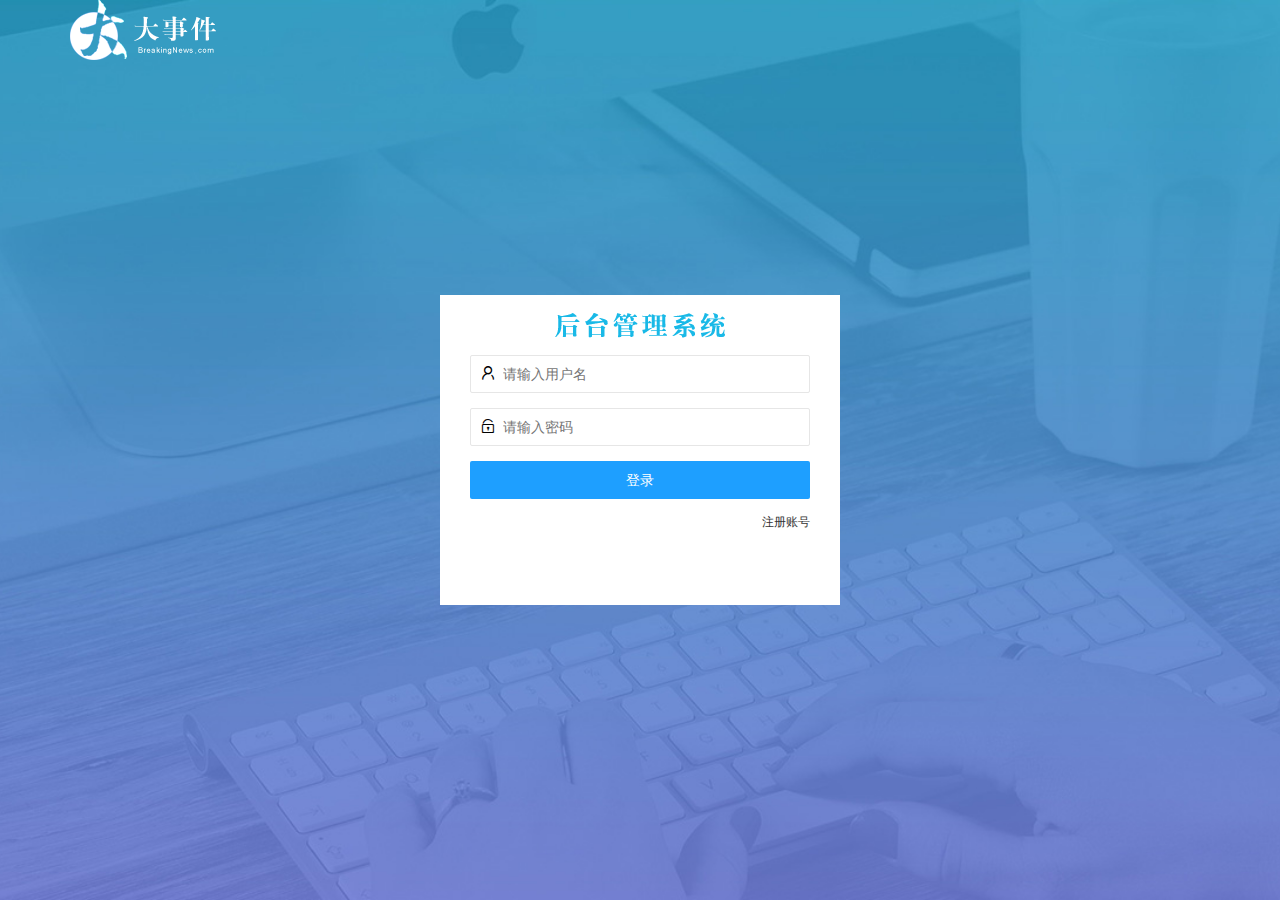
<file: login.html>
<!DOCTYPE html>
<html lang="en">

<head>
  <meta charset="UTF-8">
  <meta http-equiv="X-UA-Compatible" content="IE=edge">
  <meta name="viewport" content="width=device-width, initial-scale=1.0">
  <link rel="stylesheet" href="./assets/css/login.css">
  <link rel="stylesheet" href="/assets/lib/layui/css/layui.css">
  <title>Document</title>
</head>

<body>

  <div class="layui-main">
    <img src="./assets/images/logo.png" alt="">
  </div>

  <div class="loginform">
    <div class="title">
    </div>

    <div class="login">
      <form class="layui-form" action="" id="login_form">
        <div class="layui-form-item">
          <i class="layui-icon layui-icon-username"></i>
          <input type="text" name="username" required lay-verify="required" placeholder="请输入用户名" autocomplete="off"
            class="layui-input">
        </div>

        <div class="layui-form-item">
          <i class="layui-icon layui-icon-password"></i>
          <input type="password" name="password" required lay-verify="required|pass" placeholder="请输入密码"
            autocomplete="off" class="layui-input">
        </div>
        <div class="layui-form-item">
          <button class="layui-btn layui-btn-fluid layui-btn-normal" lay-submit lay-filter="formDemo">登录</button>
        </div>

        <div class="layui-form-item links">
          <a href="javascrip:;" id="link-registry">注册账号</a>
        </div>
      </form>
    </div>


    <div class="registry">

      <form class="layui-form" action="" id="re_form">
        <div class="layui-form-item">
          <i class="layui-icon layui-icon-username"></i>
          <input type="text" name="username" required lay-verify="required" placeholder="请输入用户名" autocomplete="off"
            class="layui-input">
        </div>

        <div class="layui-form-item">
          <i class="layui-icon layui-icon-password"></i>
          <input type="password" name="password" required lay-verify="required|pass" placeholder="请输入密码"
            autocomplete="off" class="layui-input">
        </div>
        <div class="layui-form-item">
          <i class="layui-icon layui-icon-password"></i>
          <input type="password" name="repassword" required lay-verify="required|pass|repass" placeholder="再次确认密码"
            autocomplete="off" class="layui-input">
        </div>
        <div class="layui-form-item">
          <button class="layui-btn layui-btn-fluid layui-btn-normal" lay-submit lay-filter="formDemo">注册</button>
        </div>

        <div class="layui-form-item links">
          <a href="javascrip:;" id="link-login">登录账号</a>
        </div>
      </form>

    </div>

  </div>


  <!-- 导入layui Js文件 -->
  <script src="/assets/lib/layui/layui.all.js"></script>
  <!-- 导入 JQuery -->
  <script src="/assets/lib/jquery.js"></script>
  <script src="/assets/js/baseurl.js"></script>
  <script src="/assets/js/login.js"></script>
</body>

</html>
</file>
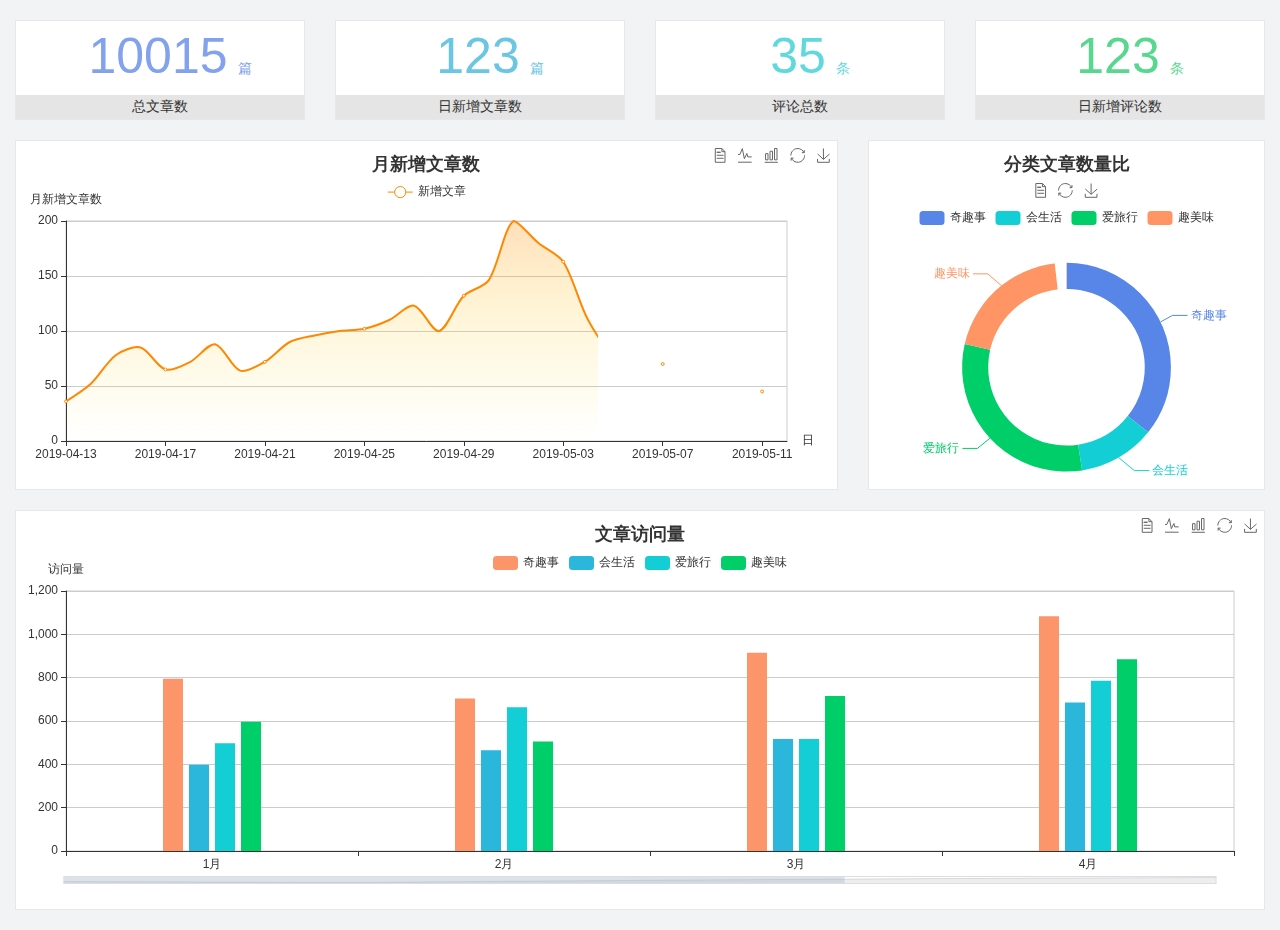
<file: home/dashboard.html>
<!DOCTYPE html>
<html lang="en">

<head>
  <meta charset="UTF-8">
  <meta name="viewport" content="width=device-width, initial-scale=1.0">
  <meta http-equiv="X-UA-Compatible" content="ie=edge">
  <title>图表统计</title>
  <link rel="stylesheet" href="../../assets/lib/bootstrap.css" />
  <link rel="stylesheet" href="../../assets/lib/main.css" />
  <script src="../../assets/lib/jquery.js"></script>
  <script type="text/javascript" src="../../assets/lib/echarts.min.js"></script>
</head>

<body>
  <div class="container-fluid">
    <div class="row spannel_list">
      <div class="col-sm-3 col-xs-6">
        <div class="spannel">
          <em>10015</em><span>篇</span>
          <b>总文章数</b>
        </div>
      </div>
      <div class="col-sm-3 col-xs-6">
        <div class="spannel scolor01">
          <em>123</em><span>篇</span>
          <b>日新增文章数</b>
        </div>
      </div>
      <div class="col-sm-3 col-xs-6">
        <div class="spannel scolor02">
          <em>35</em><span>条</span>
          <b>评论总数</b>
        </div>
      </div>
      <div class="col-sm-3 col-xs-6">
        <div class="spannel scolor03">
          <em>123</em><span>条</span>
          <b>日新增评论数</b>
        </div>
      </div>
    </div>
  </div>

  <div class="container-fluid">
    <div class="row curve-pie">
      <div class="col-lg-8 col-md-8">
        <div class="gragh_pannel" id="curve_show"></div>
      </div>
      <div class="col-lg-4 col-md-4">
        <div class="gragh_pannel" id="pie_show"></div>
      </div>
    </div>
  </div>

  <div class="container-fluid">
    <div class="column_pannel" id="column_show"></div>
  </div>

  <script>
    var oChart = echarts.init(document.getElementById('curve_show'));
    var aList_all = [
      { 'count': 36, 'date': '2019-04-13' },
      { 'count': 52, 'date': '2019-04-14' },
      { 'count': 78, 'date': '2019-04-15' },
      { 'count': 85, 'date': '2019-04-16' },
      { 'count': 65, 'date': '2019-04-17' },
      { 'count': 72, 'date': '2019-04-18' },
      { 'count': 88, 'date': '2019-04-19' },
      { 'count': 64, 'date': '2019-04-20' },
      { 'count': 72, 'date': '2019-04-21' },
      { 'count': 90, 'date': '2019-04-22' },
      { 'count': 96, 'date': '2019-04-23' },
      { 'count': 100, 'date': '2019-04-24' },
      { 'count': 102, 'date': '2019-04-25' },
      { 'count': 110, 'date': '2019-04-26' },
      { 'count': 123, 'date': '2019-04-27' },
      { 'count': 100, 'date': '2019-04-28' },
      { 'count': 132, 'date': '2019-04-29' },
      { 'count': 146, 'date': '2019-04-30' },
      { 'count': 200, 'date': '2019-05-01' },
      { 'count': 180, 'date': '2019-05-02' },
      { 'count': 163, 'date': '2019-05-03' },
      { 'count': 110, 'date': '2019-05-04' },
      { 'count': 80, 'date': '2019-05-05' },
      { 'count': 82, 'date': '2019-05-06' },
      { 'count': 70, 'date': '2019-05-07' },
      { 'count': 65, 'date': '2019-05-08' },
      { 'count': 54, 'date': '2019-05-09' },
      { 'count': 40, 'date': '2019-05-10' },
      { 'count': 45, 'date': '2019-05-11' },
      { 'count': 38, 'date': '2019-05-12' },
    ];

    let aCount = [];
    let aDate = [];

    for (var i = 0; i < aList_all.length; i++) {
      aCount.push(aList_all[i].count);
      aDate.push(aList_all[i].date);
    }

    var chartopt = {
      title: {
        text: '月新增文章数',
        left: 'center',
        top: '10'
      },
      tooltip: {
        trigger: 'axis'
      },
      legend: {
        data: ['新增文章'],
        top: '40'
      },
      toolbox: {
        show: true,
        feature: {
          mark: { show: true },
          dataView: { show: true, readOnly: false },
          magicType: { show: true, type: ['line', 'bar'] },
          restore: { show: true },
          saveAsImage: { show: true }
        }
      },
      calculable: true,
      xAxis: [
        {
          name: '日',
          type: 'category',
          boundaryGap: false,
          data: aDate
        }
      ],
      yAxis: [
        {
          name: '月新增文章数',
          type: 'value'
        }
      ],
      series: [
        {
          name: '新增文章',
          type: 'line',
          smooth: true,
          itemStyle: { normal: { areaStyle: { type: 'default' }, color: '#f80' }, lineStyle: { color: '#f80' } },
          data: aCount
        }],
      areaStyle: {
        normal: {
          color: new echarts.graphic.LinearGradient(0, 0, 0, 1, [{
            offset: 0,
            color: 'rgba(255,136,0,0.39)'
          }, {
            offset: .34,
            color: 'rgba(255,180,0,0.25)'
          }, {
            offset: 1,
            color: 'rgba(255,222,0,0.00)'
          }])

        }
      },
      grid: {
        show: true,
        x: 50,
        x2: 50,
        y: 80,
        height: 220
      }
    };

    oChart.setOption(chartopt);


    var oPie = echarts.init(document.getElementById('pie_show'));
    var oPieopt =
    {
      title: {
        top: 10,
        text: '分类文章数量比',
        x: 'center'
      },
      tooltip: {
        trigger: 'item',
        formatter: "{a} <br/>{b} : {c} ({d}%)"
      },
      color: ['#5885e8', '#13cfd5', '#00ce68', '#ff9565'],
      legend: {
        x: 'center',
        top: 65,
        data: ['奇趣事', '会生活', '爱旅行', '趣美味']
      },
      toolbox: {
        show: true,
        x: 'center',
        top: 35,
        feature: {
          mark: { show: true },
          dataView: { show: true, readOnly: false },
          magicType: {
            show: true,
            type: ['pie', 'funnel'],
            option: {
              funnel: {
                x: '25%',
                width: '50%',
                funnelAlign: 'left',
                max: 1548
              }
            }
          },
          restore: { show: true },
          saveAsImage: { show: true }
        }
      },
      calculable: true,
      series: [
        {
          name: '访问来源',
          type: 'pie',
          radius: ['45%', '60%'],
          center: ['50%', '65%'],
          data: [
            { value: 300, name: '奇趣事' },
            { value: 100, name: '会生活' },
            { value: 260, name: '爱旅行' },
            { value: 180, name: '趣美味' }
          ]
        }
      ]
    };
    oPie.setOption(oPieopt);



    var oColumn = this.echarts.init(document.getElementById('column_show'));
    var oColumnopt =
    {
      title: {
        text: '文章访问量',
        left: 'center',
        top: '10'
      },
      tooltip: {
        trigger: 'axis'
      },
      legend: {
        data: ['奇趣事', '会生活', '爱旅行', '趣美味'],
        top: '40'
      },
      toolbox: {
        show: true,
        feature: {
          mark: { show: true },
          dataView: { show: true, readOnly: false },
          magicType: { show: true, type: ['line', 'bar'] },
          restore: { show: true },
          saveAsImage: { show: true }
        }
      },
      calculable: true,
      xAxis: [
        {
          type: 'category',
          data: ['1月', '2月', '3月', '4月', '5月']
        }
      ],
      yAxis: [
        {
          name: '访问量',
          type: 'value'
        }
      ],
      series: [
        {
          name: '奇趣事',
          type: 'bar',
          barWidth: 20,
          itemStyle: {
            normal: { areaStyle: { type: 'default' }, color: '#fd956a' }
          },
          data: [800, 708, 920, 1090, 1200]
        },
        {
          name: '会生活',
          type: 'bar',
          barWidth: 20,
          itemStyle: {
            normal: { areaStyle: { type: 'default' }, color: '#2bb6db' }
          },
          data: [400, 468, 520, 690, 800]
        },
        {
          name: '爱旅行',
          type: 'bar',
          barWidth: 20,
          itemStyle: {
            normal: { areaStyle: { type: 'default' }, color: '#13cfd5' }
          },
          data: [500, 668, 520, 790, 900]
        },
        {
          name: '趣美味',
          type: 'bar',
          barWidth: 20,
          itemStyle: {
            normal: { areaStyle: { type: 'default' }, color: '#00ce68' }
          },
          data: [600, 508, 720, 890, 1000]
        }
      ],
      grid: {
        show: true,
        x: 50,
        x2: 30,
        y: 80,
        height: 260
      },
      dataZoom: [//给x轴设置滚动条
        {
          start: 0,//默认为0
          end: 100 - 1000 / 31,//默认为100
          type: 'slider',
          show: true,
          xAxisIndex: [0],
          handleSize: 0,//滑动条的 左右2个滑动条的大小
          height: 8,//组件高度
          left: 45, //左边的距离
          right: 50,//右边的距离
          bottom: 26,//右边的距离
          handleColor: '#ddd',//h滑动图标的颜色
          handleStyle: {
            borderColor: "#cacaca",
            borderWidth: "1",
            shadowBlur: 2,
            background: "#ddd",
            shadowColor: "#ddd",
          }
        }]
    };
    oColumn.setOption(oColumnopt);
  </script>
</body>

</html>
</file>
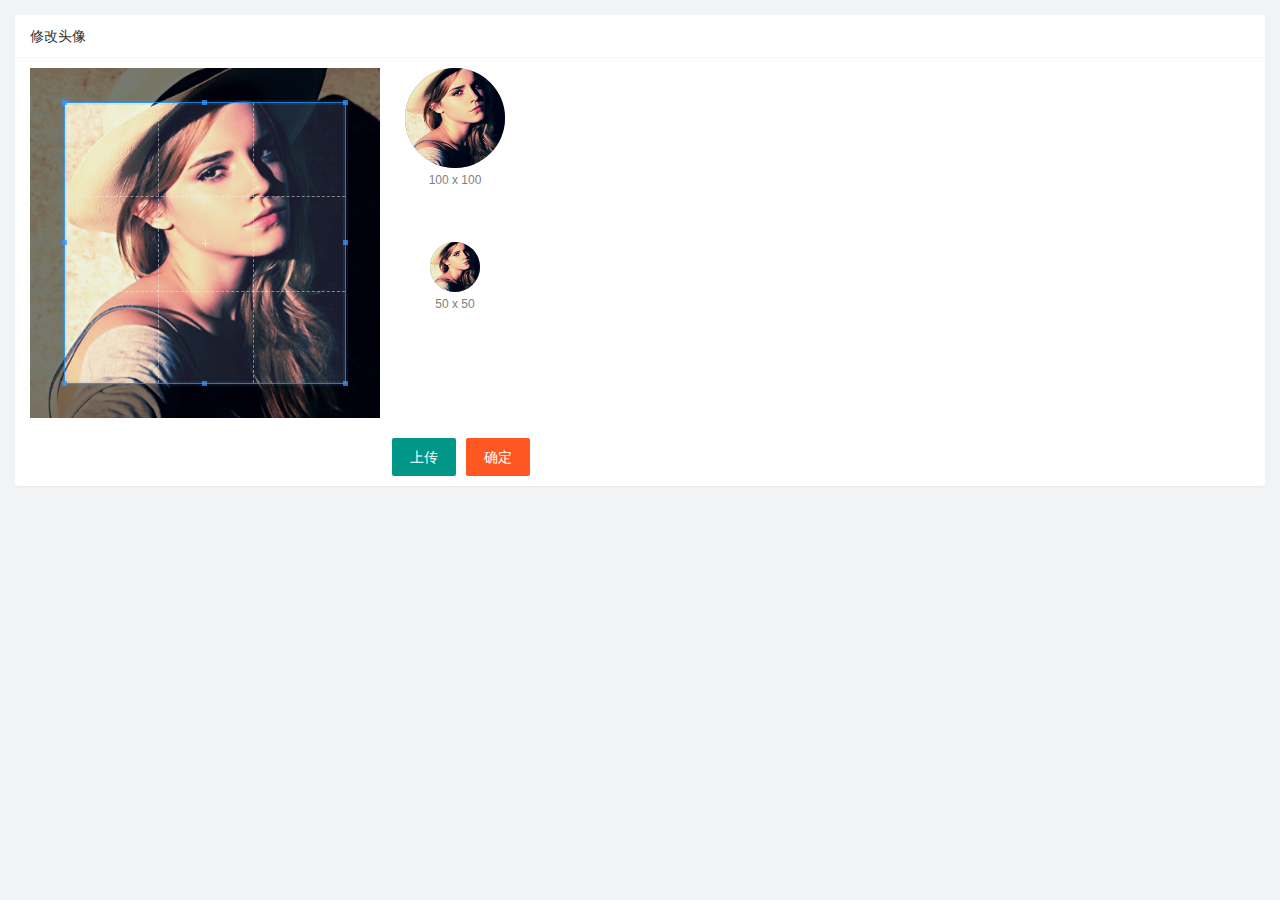
<file: user/user_img.html>
<!DOCTYPE html>
<html lang="en">

<head>
  <meta charset="UTF-8">
  <meta http-equiv="X-UA-Compatible" content="IE=edge">
  <meta name="viewport" content="width=device-width, initial-scale=1.0">
  <link rel="stylesheet" href="/assets/lib/layui/css/layui.css">
  <link rel="stylesheet" href="/assets/lib/cropper/cropper.css">
  <link rel="stylesheet" href="/assets/css/user/user_img.css">
  <title>Document</title>
</head>

<body>
  <div class="layui-card">
    <div class="layui-card-header">修改头像</div>
    <div class="layui-card-body">
      <!-- 第一行的图片裁剪和预览区域 -->
      <div class="row1">
        <!-- 图片裁剪区域 -->
        <div class="cropper-box">
          <!-- 这个 img 标签很重要，将来会把它初始化为裁剪区域 -->
          <img id="image" src="/assets/images/sample.jpg" />
        </div>
        <!-- 图片的预览区域 -->
        <div class="preview-box">
          <div>
            <!-- 宽高为 100px 的预览区域 -->
            <div class="img-preview w100"></div>
            <p class="size">100 x 100</p>
          </div>
          <div>
            <!-- 宽高为 50px 的预览区域 -->
            <div class="img-preview w50"></div>
            <p class="size">50 x 50</p>
          </div>
        </div>
      </div>

      <!-- 第二行的按钮区域 -->
      <div class="row2">
        <input type="file" id="file" accept="image/png, image/jpg">
        <button type="button" class="layui-btn" id="upload">上传</button>
        <button type="button" class="layui-btn layui-btn-danger" id="confirm">确定</button>
      </div>
    </div>
  </div>

  <script src="../assets/lib/layui/layui.all.js"></script>
  <script src="/assets/lib/jquery.js"></script>
  <script src="/assets/lib/cropper/Cropper.js"></script>
  <script src="/assets/lib/cropper/jquery-cropper.js"></script>
  <script src="../assets/js/baseurl.js"></script>
  <script src="/assets/js/user/user_img.js"></script>
</body>

</html>
</file>
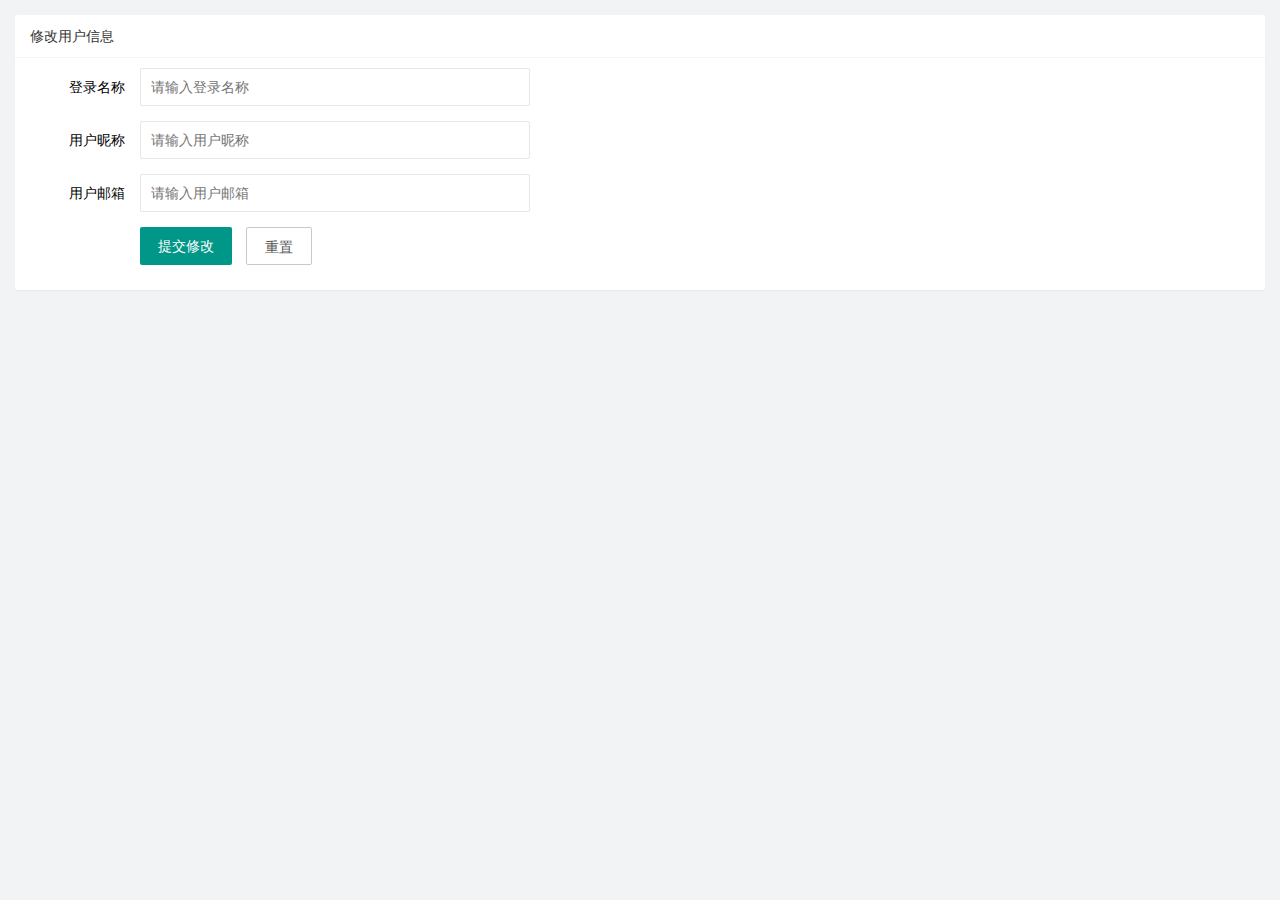
<file: user/user_info.html>
<!DOCTYPE html>
<html lang="en">

<head>
  <meta charset="UTF-8">
  <meta http-equiv="X-UA-Compatible" content="IE=edge">
  <meta name="viewport" content="width=device-width, initial-scale=1.0">
  <link rel="stylesheet" href="/assets/lib/layui/css/layui.css">
  <link rel="stylesheet" href="/assets/css/user/user_info.css">
  <title>个人信息</title>
</head>

<body>

  <div class="layui-card">
    <div class="layui-card-header">修改用户信息</div>
    <div class="layui-card-body">
      <form class="layui-form" lay-filter="filter">
        <!-- 隐藏域 -->
        <input type="hidden" name="id" value="" />
        <div class="layui-form-item">
          <label class="layui-form-label">登录名称</label>
          <div class="layui-input-block">
            <input type="text" name="username" lay-verify="required" placeholder="请输入登录名称" autocomplete="off"
              class="layui-input" readonly>
          </div>
        </div>
        <div class="layui-form-item">
          <label class="layui-form-label">用户昵称</label>
          <div class="layui-input-block">
            <input type="text" name="nickname" required lay-verify="required|nickname" placeholder="请输入用户昵称"
              autocomplete="off" class="layui-input">
          </div>
        </div>
        <div class="layui-form-item">
          <label class="layui-form-label">用户邮箱</label>
          <div class="layui-input-block">
            <input type="text" name="email" required lay-verify="required|email" placeholder="请输入用户邮箱"
              autocomplete="off" class="layui-input">
          </div>
        </div>

        <div class="layui-form-item">
          <div class="layui-input-block">
            <button class="layui-btn" lay-submit lay-filter="formDemo">提交修改</button>
            <button type="reset" class="layui-btn layui-btn-primary" id="reset">重置</button>
          </div>
        </div>
      </form>
    </div>
  </div>

  <script src="../assets/lib/layui/layui.all.js"></script>
  <script src="../assets/lib/jquery.js"></script>
  <script src="../assets/js/baseurl.js"></script>

  <script src="../assets/js/user/user_info.js"></script>
</body>

</html>
</file>
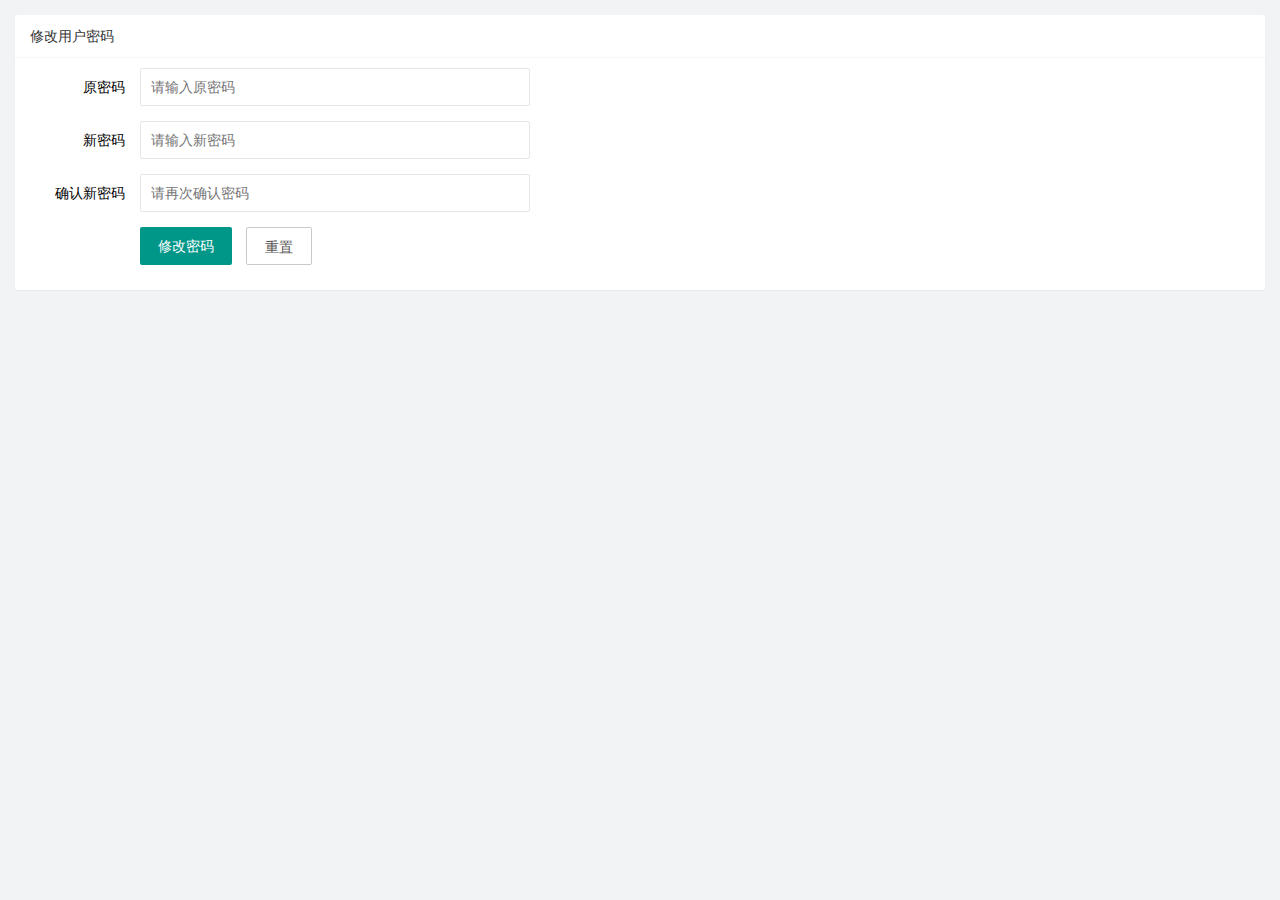
<file: user/user_psw.html>
<!DOCTYPE html>
<html lang="en">

<head>
  <meta charset="UTF-8">
  <meta http-equiv="X-UA-Compatible" content="IE=edge">
  <meta name="viewport" content="width=device-width, initial-scale=1.0">
  <link rel="stylesheet" href="/assets/lib/layui/css/layui.css">
  <link rel="stylesheet" href="../assets/css/user/user_psw.css">
  <title>Document</title>
</head>

<body>
  <div class="layui-card">
    <div class="layui-card-header">修改用户密码</div>
    <div class="layui-card-body">
      <form class="layui-form" lay-filter="filter">
        <!-- 隐藏域 -->
        <input type="hidden" name="id" value="" />
        <div class="layui-form-item">
          <label class="layui-form-label">原密码</label>
          <div class="layui-input-block">
            <input type="password" name="oldPwd" required lay-verify="required|pass" placeholder="请输入原密码"
              autocomplete="off" class="layui-input">
          </div>
        </div>
        <div class="layui-form-item">
          <label class="layui-form-label">新密码</label>
          <div class="layui-input-block">
            <input type="password" name="newPwd" required lay-verify="required|newPwd|pass" placeholder="请输入新密码"
              autocomplete="off" class="layui-input">
          </div>
        </div>
        <div class="layui-form-item">
          <label class="layui-form-label">确认新密码</label>
          <div class="layui-input-block">
            <input type="password" name="rePwd" required lay-verify="required|rePwd|pass" placeholder="请再次确认密码"
              autocomplete="off" class="layui-input">
          </div>
        </div>

        <div class="layui-form-item">
          <div class="layui-input-block">
            <button class="layui-btn" lay-submit lay-filter="formDemo">修改密码</button>
            <button type="reset" class="layui-btn layui-btn-primary">重置</button>
          </div>
        </div>
      </form>
    </div>
  </div>

  <script src="../assets/lib/layui/layui.all.js"></script>
  <script src="../assets/lib/jquery.js"></script>
  <script src="../assets/js/baseurl.js"></script>

  <script src="../assets/js/user/user_psw.js"></script>
</body>

</html>
</file>
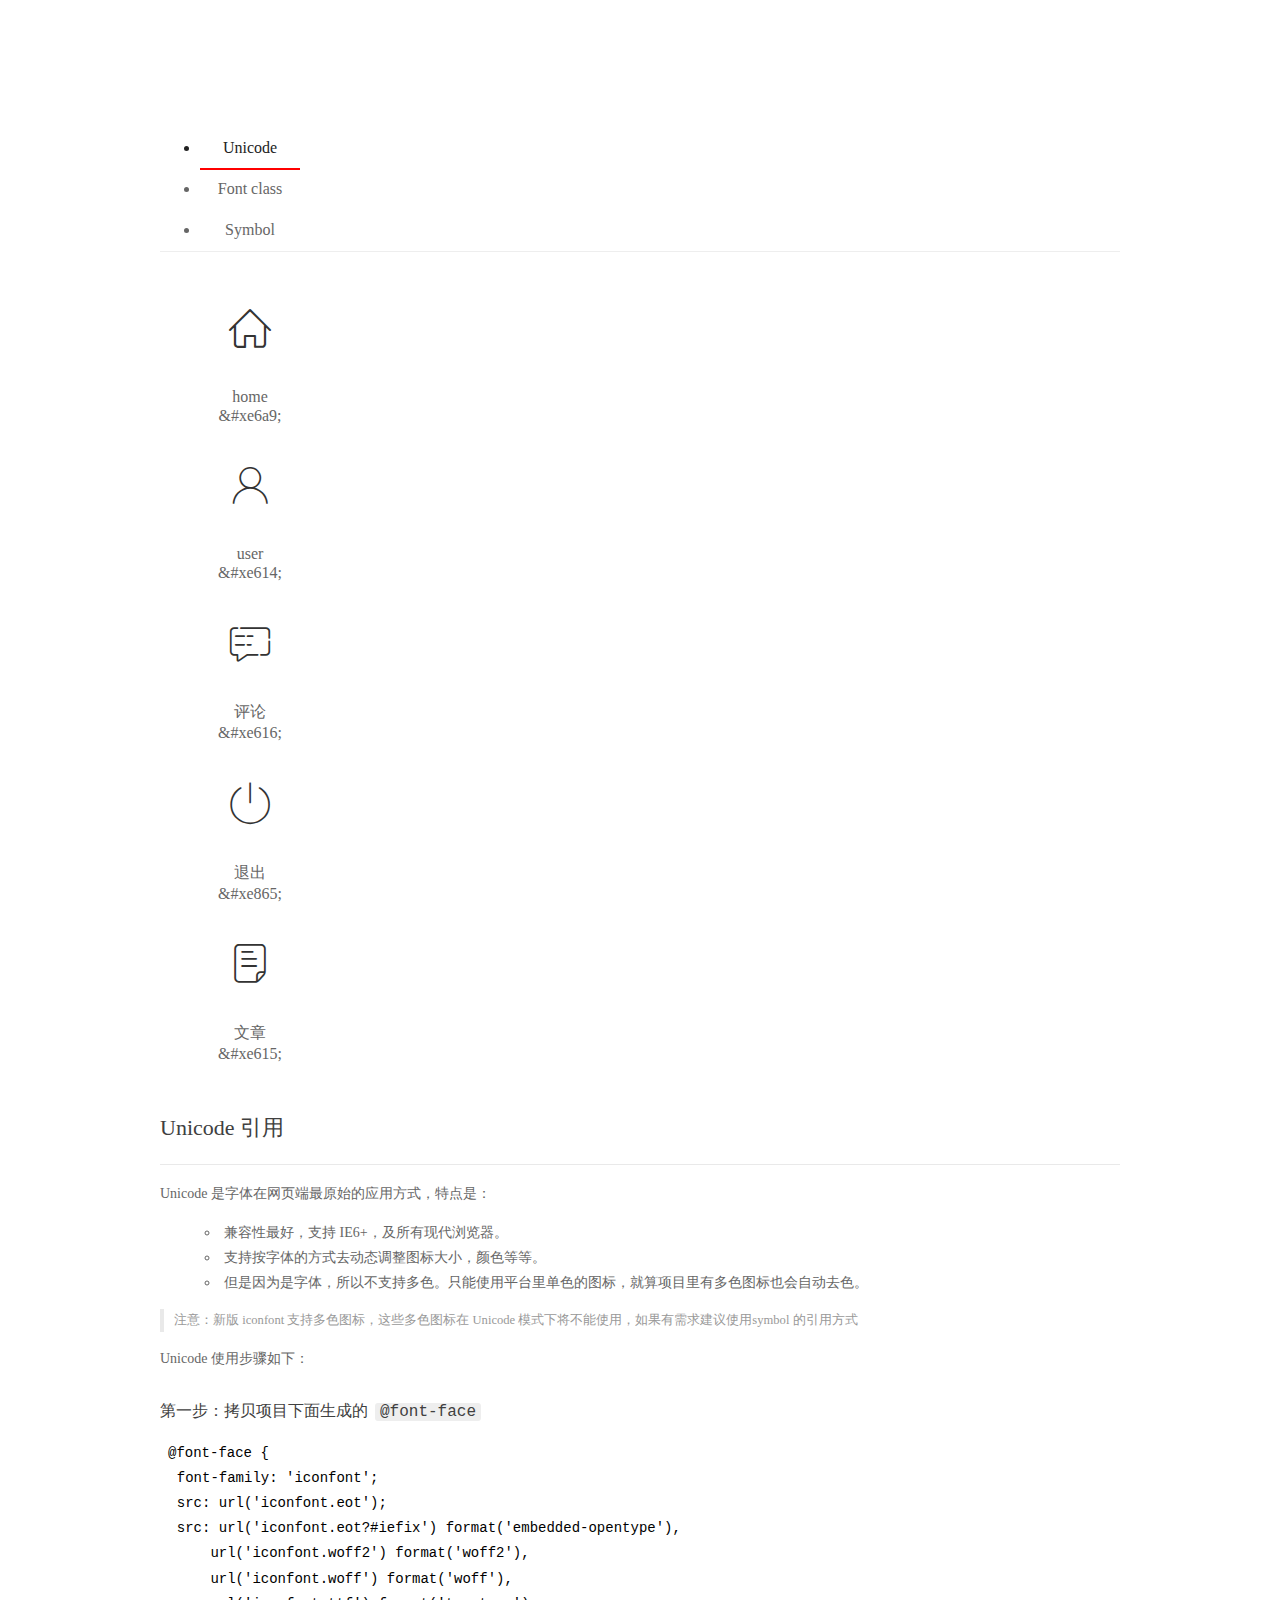
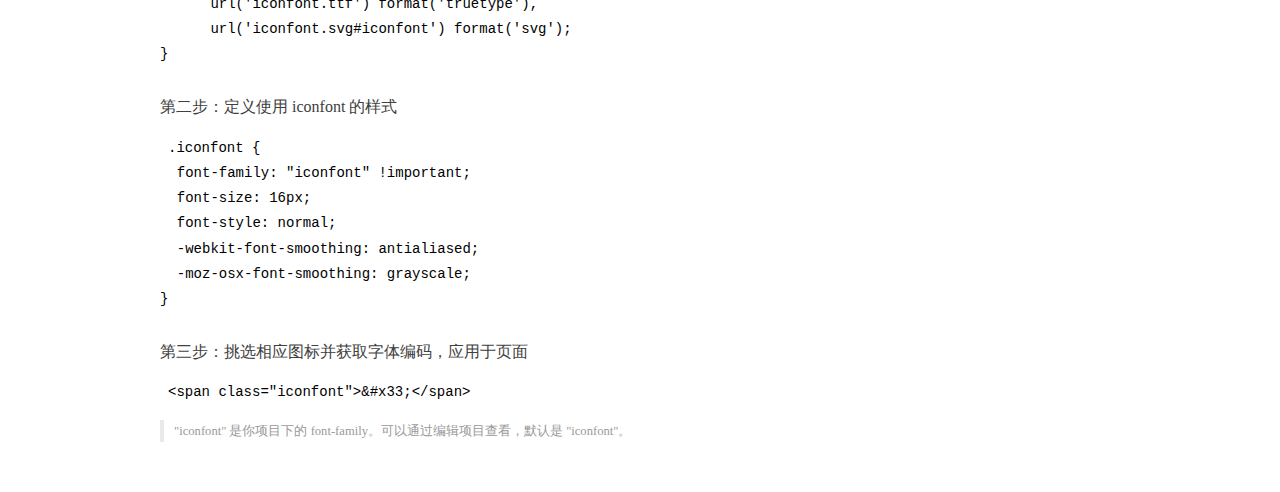
<file: assets/fonts/demo_index.html>
<!DOCTYPE html>
<html>
<head>
  <meta charset="utf-8"/>
  <title>IconFont Demo</title>
  <link rel="shortcut icon" href="https://gtms04.alicdn.com/tps/i4/TB1_oz6GVXXXXaFXpXXJDFnIXXX-64-64.ico" type="image/x-icon"/>
  <link rel="stylesheet" href="https://g.alicdn.com/thx/cube/1.3.2/cube.min.css">
  <link rel="stylesheet" href="demo.css">
  <link rel="stylesheet" href="iconfont.css">
  <script src="iconfont.js"></script>
  <!-- jQuery -->
  <script src="https://a1.alicdn.com/oss/uploads/2018/12/26/7bfddb60-08e8-11e9-9b04-53e73bb6408b.js"></script>
  <!-- 代码高亮 -->
  <script src="https://a1.alicdn.com/oss/uploads/2018/12/26/a3f714d0-08e6-11e9-8a15-ebf944d7534c.js"></script>
</head>
<body>
  <div class="main">
    <h1 class="logo"><a href="https://www.iconfont.cn/" title="iconfont 首页" target="_blank">&#xe86b;</a></h1>
    <div class="nav-tabs">
      <ul id="tabs" class="dib-box">
        <li class="dib active"><span>Unicode</span></li>
        <li class="dib"><span>Font class</span></li>
        <li class="dib"><span>Symbol</span></li>
      </ul>
      
    </div>
    <div class="tab-container">
      <div class="content unicode" style="display: block;">
          <ul class="icon_lists dib-box">
          
            <li class="dib">
              <span class="icon iconfont">&#xe6a9;</span>
                <div class="name">home</div>
                <div class="code-name">&amp;#xe6a9;</div>
              </li>
          
            <li class="dib">
              <span class="icon iconfont">&#xe614;</span>
                <div class="name">user</div>
                <div class="code-name">&amp;#xe614;</div>
              </li>
          
            <li class="dib">
              <span class="icon iconfont">&#xe616;</span>
                <div class="name">评论</div>
                <div class="code-name">&amp;#xe616;</div>
              </li>
          
            <li class="dib">
              <span class="icon iconfont">&#xe865;</span>
                <div class="name">退出</div>
                <div class="code-name">&amp;#xe865;</div>
              </li>
          
            <li class="dib">
              <span class="icon iconfont">&#xe615;</span>
                <div class="name">文章</div>
                <div class="code-name">&amp;#xe615;</div>
              </li>
          
          </ul>
          <div class="article markdown">
          <h2 id="unicode-">Unicode 引用</h2>
          <hr>

          <p>Unicode 是字体在网页端最原始的应用方式，特点是：</p>
          <ul>
            <li>兼容性最好，支持 IE6+，及所有现代浏览器。</li>
            <li>支持按字体的方式去动态调整图标大小，颜色等等。</li>
            <li>但是因为是字体，所以不支持多色。只能使用平台里单色的图标，就算项目里有多色图标也会自动去色。</li>
          </ul>
          <blockquote>
            <p>注意：新版 iconfont 支持多色图标，这些多色图标在 Unicode 模式下将不能使用，如果有需求建议使用symbol 的引用方式</p>
          </blockquote>
          <p>Unicode 使用步骤如下：</p>
          <h3 id="-font-face">第一步：拷贝项目下面生成的 <code>@font-face</code></h3>
<pre><code class="language-css"
>@font-face {
  font-family: 'iconfont';
  src: url('iconfont.eot');
  src: url('iconfont.eot?#iefix') format('embedded-opentype'),
      url('iconfont.woff2') format('woff2'),
      url('iconfont.woff') format('woff'),
      url('iconfont.ttf') format('truetype'),
      url('iconfont.svg#iconfont') format('svg');
}
</code></pre>
          <h3 id="-iconfont-">第二步：定义使用 iconfont 的样式</h3>
<pre><code class="language-css"
>.iconfont {
  font-family: "iconfont" !important;
  font-size: 16px;
  font-style: normal;
  -webkit-font-smoothing: antialiased;
  -moz-osx-font-smoothing: grayscale;
}
</code></pre>
          <h3 id="-">第三步：挑选相应图标并获取字体编码，应用于页面</h3>
<pre>
<code class="language-html"
>&lt;span class="iconfont"&gt;&amp;#x33;&lt;/span&gt;
</code></pre>
          <blockquote>
            <p>"iconfont" 是你项目下的 font-family。可以通过编辑项目查看，默认是 "iconfont"。</p>
          </blockquote>
          </div>
      </div>
      <div class="content font-class">
        <ul class="icon_lists dib-box">
          
          <li class="dib">
            <span class="icon iconfont icon-home"></span>
            <div class="name">
              home
            </div>
            <div class="code-name">.icon-home
            </div>
          </li>
          
          <li class="dib">
            <span class="icon iconfont icon-user"></span>
            <div class="name">
              user
            </div>
            <div class="code-name">.icon-user
            </div>
          </li>
          
          <li class="dib">
            <span class="icon iconfont icon-pinglun"></span>
            <div class="name">
              评论
            </div>
            <div class="code-name">.icon-pinglun
            </div>
          </li>
          
          <li class="dib">
            <span class="icon iconfont icon-tuichu"></span>
            <div class="name">
              退出
            </div>
            <div class="code-name">.icon-tuichu
            </div>
          </li>
          
          <li class="dib">
            <span class="icon iconfont icon-16"></span>
            <div class="name">
              文章
            </div>
            <div class="code-name">.icon-16
            </div>
          </li>
          
        </ul>
        <div class="article markdown">
        <h2 id="font-class-">font-class 引用</h2>
        <hr>

        <p>font-class 是 Unicode 使用方式的一种变种，主要是解决 Unicode 书写不直观，语意不明确的问题。</p>
        <p>与 Unicode 使用方式相比，具有如下特点：</p>
        <ul>
          <li>兼容性良好，支持 IE8+，及所有现代浏览器。</li>
          <li>相比于 Unicode 语意明确，书写更直观。可以很容易分辨这个 icon 是什么。</li>
          <li>因为使用 class 来定义图标，所以当要替换图标时，只需要修改 class 里面的 Unicode 引用。</li>
          <li>不过因为本质上还是使用的字体，所以多色图标还是不支持的。</li>
        </ul>
        <p>使用步骤如下：</p>
        <h3 id="-fontclass-">第一步：引入项目下面生成的 fontclass 代码：</h3>
<pre><code class="language-html">&lt;link rel="stylesheet" href="./iconfont.css"&gt;
</code></pre>
        <h3 id="-">第二步：挑选相应图标并获取类名，应用于页面：</h3>
<pre><code class="language-html">&lt;span class="iconfont icon-xxx"&gt;&lt;/span&gt;
</code></pre>
        <blockquote>
          <p>"
            iconfont" 是你项目下的 font-family。可以通过编辑项目查看，默认是 "iconfont"。</p>
        </blockquote>
      </div>
      </div>
      <div class="content symbol">
          <ul class="icon_lists dib-box">
          
            <li class="dib">
                <svg class="icon svg-icon" aria-hidden="true">
                  <use xlink:href="#icon-home"></use>
                </svg>
                <div class="name">home</div>
                <div class="code-name">#icon-home</div>
            </li>
          
            <li class="dib">
                <svg class="icon svg-icon" aria-hidden="true">
                  <use xlink:href="#icon-user"></use>
                </svg>
                <div class="name">user</div>
                <div class="code-name">#icon-user</div>
            </li>
          
            <li class="dib">
                <svg class="icon svg-icon" aria-hidden="true">
                  <use xlink:href="#icon-pinglun"></use>
                </svg>
                <div class="name">评论</div>
                <div class="code-name">#icon-pinglun</div>
            </li>
          
            <li class="dib">
                <svg class="icon svg-icon" aria-hidden="true">
                  <use xlink:href="#icon-tuichu"></use>
                </svg>
                <div class="name">退出</div>
                <div class="code-name">#icon-tuichu</div>
            </li>
          
            <li class="dib">
                <svg class="icon svg-icon" aria-hidden="true">
                  <use xlink:href="#icon-16"></use>
                </svg>
                <div class="name">文章</div>
                <div class="code-name">#icon-16</div>
            </li>
          
          </ul>
          <div class="article markdown">
          <h2 id="symbol-">Symbol 引用</h2>
          <hr>

          <p>这是一种全新的使用方式，应该说这才是未来的主流，也是平台目前推荐的用法。相关介绍可以参考这篇<a href="">文章</a>
            这种用法其实是做了一个 SVG 的集合，与另外两种相比具有如下特点：</p>
          <ul>
            <li>支持多色图标了，不再受单色限制。</li>
            <li>通过一些技巧，支持像字体那样，通过 <code>font-size</code>, <code>color</code> 来调整样式。</li>
            <li>兼容性较差，支持 IE9+，及现代浏览器。</li>
            <li>浏览器渲染 SVG 的性能一般，还不如 png。</li>
          </ul>
          <p>使用步骤如下：</p>
          <h3 id="-symbol-">第一步：引入项目下面生成的 symbol 代码：</h3>
<pre><code class="language-html">&lt;script src="./iconfont.js"&gt;&lt;/script&gt;
</code></pre>
          <h3 id="-css-">第二步：加入通用 CSS 代码（引入一次就行）：</h3>
<pre><code class="language-html">&lt;style&gt;
.icon {
  width: 1em;
  height: 1em;
  vertical-align: -0.15em;
  fill: currentColor;
  overflow: hidden;
}
&lt;/style&gt;
</code></pre>
          <h3 id="-">第三步：挑选相应图标并获取类名，应用于页面：</h3>
<pre><code class="language-html">&lt;svg class="icon" aria-hidden="true"&gt;
  &lt;use xlink:href="#icon-xxx"&gt;&lt;/use&gt;
&lt;/svg&gt;
</code></pre>
          </div>
      </div>

    </div>
  </div>
  <script>
  $(document).ready(function () {
      $('.tab-container .content:first').show()

      $('#tabs li').click(function (e) {
        var tabContent = $('.tab-container .content')
        var index = $(this).index()

        if ($(this).hasClass('active')) {
          return
        } else {
          $('#tabs li').removeClass('active')
          $(this).addClass('active')

          tabContent.hide().eq(index).fadeIn()
        }
      })
    })
  </script>
</body>
</html>
</file>
<file: assets/css/login.css>
html,
body {
  margin: 0;
  padding: 0;
  height: 100%;
  width: 100%;
  background: url(/assets/images/login_bg.jpg) no-repeat center;
  background-size: cover;
}

.loginform {
  width: 400px;
  height: 310px;
  background-color: #fff;
  position: absolute;
  left: 50%;
  top: 50%;
  transform: translate(-50%, -50%);
}

.title {
  height: 60px;
  background: url(/assets/images/login_title.png) no-repeat center;
}

.layui-form {
  padding: 0 30px;
}

.links {
  display: flex;
  justify-content: end;
}

#link-registry {
  font-size: 12px;
}

.registry {
  display: none;
}

.layui-form-item {
  position: relative;
}

.layui-icon {
  position: absolute;
  left: 10px;
  top: 10px;
}

.layui-input {
  padding-left: 32px !important;
}
</file>
<file: assets/lib/layui/css/layui.css>
/** layui-v2.5.5 MIT License By https://www.layui.com */
 .layui-inline,img{display:inline-block;vertical-align:middle}h1,h2,h3,h4,h5,h6{font-weight:400}.layui-edge,.layui-header,.layui-inline,.layui-main{position:relative}.layui-body,.layui-edge,.layui-elip{overflow:hidden}.layui-btn,.layui-edge,.layui-inline,img{vertical-align:middle}.layui-btn,.layui-disabled,.layui-icon,.layui-unselect{-moz-user-select:none;-webkit-user-select:none;-ms-user-select:none}.layui-elip,.layui-form-checkbox span,.layui-form-pane .layui-form-label{text-overflow:ellipsis;white-space:nowrap}.layui-breadcrumb,.layui-tree-btnGroup{visibility:hidden}blockquote,body,button,dd,div,dl,dt,form,h1,h2,h3,h4,h5,h6,input,li,ol,p,pre,td,textarea,th,ul{margin:0;padding:0;-webkit-tap-highlight-color:rgba(0,0,0,0)}a:active,a:hover{outline:0}img{border:none}li{list-style:none}table{border-collapse:collapse;border-spacing:0}h4,h5,h6{font-size:100%}button,input,optgroup,option,select,textarea{font-family:inherit;font-size:inherit;font-style:inherit;font-weight:inherit;outline:0}pre{white-space:pre-wrap;white-space:-moz-pre-wrap;white-space:-pre-wrap;white-space:-o-pre-wrap;word-wrap:break-word}body{line-height:24px;font:14px Helvetica Neue,Helvetica,PingFang SC,Tahoma,Arial,sans-serif}hr{height:1px;margin:10px 0;border:0;clear:both}a{color:#333;text-decoration:none}a:hover{color:#777}a cite{font-style:normal;*cursor:pointer}.layui-border-box,.layui-border-box *{box-sizing:border-box}.layui-box,.layui-box *{box-sizing:content-box}.layui-clear{clear:both;*zoom:1}.layui-clear:after{content:'\20';clear:both;*zoom:1;display:block;height:0}.layui-inline{*display:inline;*zoom:1}.layui-edge{display:inline-block;width:0;height:0;border-width:6px;border-style:dashed;border-color:transparent}.layui-edge-top{top:-4px;border-bottom-color:#999;border-bottom-style:solid}.layui-edge-right{border-left-color:#999;border-left-style:solid}.layui-edge-bottom{top:2px;border-top-color:#999;border-top-style:solid}.layui-edge-left{border-right-color:#999;border-right-style:solid}.layui-disabled,.layui-disabled:hover{color:#d2d2d2!important;cursor:not-allowed!important}.layui-circle{border-radius:100%}.layui-show{display:block!important}.layui-hide{display:none!important}@font-face{font-family:layui-icon;src:url(../font/iconfont.eot?v=250);src:url(../font/iconfont.eot?v=250#iefix) format('embedded-opentype'),url(../font/iconfont.woff2?v=250) format('woff2'),url(../font/iconfont.woff?v=250) format('woff'),url(../font/iconfont.ttf?v=250) format('truetype'),url(../font/iconfont.svg?v=250#layui-icon) format('svg')}.layui-icon{font-family:layui-icon!important;font-size:16px;font-style:normal;-webkit-font-smoothing:antialiased;-moz-osx-font-smoothing:grayscale}.layui-icon-reply-fill:before{content:"\e611"}.layui-icon-set-fill:before{content:"\e614"}.layui-icon-menu-fill:before{content:"\e60f"}.layui-icon-search:before{content:"\e615"}.layui-icon-share:before{content:"\e641"}.layui-icon-set-sm:before{content:"\e620"}.layui-icon-engine:before{content:"\e628"}.layui-icon-close:before{content:"\1006"}.layui-icon-close-fill:before{content:"\1007"}.layui-icon-chart-screen:before{content:"\e629"}.layui-icon-star:before{content:"\e600"}.layui-icon-circle-dot:before{content:"\e617"}.layui-icon-chat:before{content:"\e606"}.layui-icon-release:before{content:"\e609"}.layui-icon-list:before{content:"\e60a"}.layui-icon-chart:before{content:"\e62c"}.layui-icon-ok-circle:before{content:"\1005"}.layui-icon-layim-theme:before{content:"\e61b"}.layui-icon-table:before{content:"\e62d"}.layui-icon-right:before{content:"\e602"}.layui-icon-left:before{content:"\e603"}.layui-icon-cart-simple:before{content:"\e698"}.layui-icon-face-cry:before{content:"\e69c"}.layui-icon-face-smile:before{content:"\e6af"}.layui-icon-survey:before{content:"\e6b2"}.layui-icon-tree:before{content:"\e62e"}.layui-icon-upload-circle:before{content:"\e62f"}.layui-icon-add-circle:before{content:"\e61f"}.layui-icon-download-circle:before{content:"\e601"}.layui-icon-templeate-1:before{content:"\e630"}.layui-icon-util:before{content:"\e631"}.layui-icon-face-surprised:before{content:"\e664"}.layui-icon-edit:before{content:"\e642"}.layui-icon-speaker:before{content:"\e645"}.layui-icon-down:before{content:"\e61a"}.layui-icon-file:before{content:"\e621"}.layui-icon-layouts:before{content:"\e632"}.layui-icon-rate-half:before{content:"\e6c9"}.layui-icon-add-circle-fine:before{content:"\e608"}.layui-icon-prev-circle:before{content:"\e633"}.layui-icon-read:before{content:"\e705"}.layui-icon-404:before{content:"\e61c"}.layui-icon-carousel:before{content:"\e634"}.layui-icon-help:before{content:"\e607"}.layui-icon-code-circle:before{content:"\e635"}.layui-icon-water:before{content:"\e636"}.layui-icon-username:before{content:"\e66f"}.layui-icon-find-fill:before{content:"\e670"}.layui-icon-about:before{content:"\e60b"}.layui-icon-location:before{content:"\e715"}.layui-icon-up:before{content:"\e619"}.layui-icon-pause:before{content:"\e651"}.layui-icon-date:before{content:"\e637"}.layui-icon-layim-uploadfile:before{content:"\e61d"}.layui-icon-delete:before{content:"\e640"}.layui-icon-play:before{content:"\e652"}.layui-icon-top:before{content:"\e604"}.layui-icon-friends:before{content:"\e612"}.layui-icon-refresh-3:before{content:"\e9aa"}.layui-icon-ok:before{content:"\e605"}.layui-icon-layer:before{content:"\e638"}.layui-icon-face-smile-fine:before{content:"\e60c"}.layui-icon-dollar:before{content:"\e659"}.layui-icon-group:before{content:"\e613"}.layui-icon-layim-download:before{content:"\e61e"}.layui-icon-picture-fine:before{content:"\e60d"}.layui-icon-link:before{content:"\e64c"}.layui-icon-diamond:before{content:"\e735"}.layui-icon-log:before{content:"\e60e"}.layui-icon-rate-solid:before{content:"\e67a"}.layui-icon-fonts-del:before{content:"\e64f"}.layui-icon-unlink:before{content:"\e64d"}.layui-icon-fonts-clear:before{content:"\e639"}.layui-icon-triangle-r:before{content:"\e623"}.layui-icon-circle:before{content:"\e63f"}.layui-icon-radio:before{content:"\e643"}.layui-icon-align-center:before{content:"\e647"}.layui-icon-align-right:before{content:"\e648"}.layui-icon-align-left:before{content:"\e649"}.layui-icon-loading-1:before{content:"\e63e"}.layui-icon-return:before{content:"\e65c"}.layui-icon-fonts-strong:before{content:"\e62b"}.layui-icon-upload:before{content:"\e67c"}.layui-icon-dialogue:before{content:"\e63a"}.layui-icon-video:before{content:"\e6ed"}.layui-icon-headset:before{content:"\e6fc"}.layui-icon-cellphone-fine:before{content:"\e63b"}.layui-icon-add-1:before{content:"\e654"}.layui-icon-face-smile-b:before{content:"\e650"}.layui-icon-fonts-html:before{content:"\e64b"}.layui-icon-form:before{content:"\e63c"}.layui-icon-cart:before{content:"\e657"}.layui-icon-camera-fill:before{content:"\e65d"}.layui-icon-tabs:before{content:"\e62a"}.layui-icon-fonts-code:before{content:"\e64e"}.layui-icon-fire:before{content:"\e756"}.layui-icon-set:before{content:"\e716"}.layui-icon-fonts-u:before{content:"\e646"}.layui-icon-triangle-d:before{content:"\e625"}.layui-icon-tips:before{content:"\e702"}.layui-icon-picture:before{content:"\e64a"}.layui-icon-more-vertical:before{content:"\e671"}.layui-icon-flag:before{content:"\e66c"}.layui-icon-loading:before{content:"\e63d"}.layui-icon-fonts-i:before{content:"\e644"}.layui-icon-refresh-1:before{content:"\e666"}.layui-icon-rmb:before{content:"\e65e"}.layui-icon-home:before{content:"\e68e"}.layui-icon-user:before{content:"\e770"}.layui-icon-notice:before{content:"\e667"}.layui-icon-login-weibo:before{content:"\e675"}.layui-icon-voice:before{content:"\e688"}.layui-icon-upload-drag:before{content:"\e681"}.layui-icon-login-qq:before{content:"\e676"}.layui-icon-snowflake:before{content:"\e6b1"}.layui-icon-file-b:before{content:"\e655"}.layui-icon-template:before{content:"\e663"}.layui-icon-auz:before{content:"\e672"}.layui-icon-console:before{content:"\e665"}.layui-icon-app:before{content:"\e653"}.layui-icon-prev:before{content:"\e65a"}.layui-icon-website:before{content:"\e7ae"}.layui-icon-next:before{content:"\e65b"}.layui-icon-component:before{content:"\e857"}.layui-icon-more:before{content:"\e65f"}.layui-icon-login-wechat:before{content:"\e677"}.layui-icon-shrink-right:before{content:"\e668"}.layui-icon-spread-left:before{content:"\e66b"}.layui-icon-camera:before{content:"\e660"}.layui-icon-note:before{content:"\e66e"}.layui-icon-refresh:before{content:"\e669"}.layui-icon-female:before{content:"\e661"}.layui-icon-male:before{content:"\e662"}.layui-icon-password:before{content:"\e673"}.layui-icon-senior:before{content:"\e674"}.layui-icon-theme:before{content:"\e66a"}.layui-icon-tread:before{content:"\e6c5"}.layui-icon-praise:before{content:"\e6c6"}.layui-icon-star-fill:before{content:"\e658"}.layui-icon-rate:before{content:"\e67b"}.layui-icon-template-1:before{content:"\e656"}.layui-icon-vercode:before{content:"\e679"}.layui-icon-cellphone:before{content:"\e678"}.layui-icon-screen-full:before{content:"\e622"}.layui-icon-screen-restore:before{content:"\e758"}.layui-icon-cols:before{content:"\e610"}.layui-icon-export:before{content:"\e67d"}.layui-icon-print:before{content:"\e66d"}.layui-icon-slider:before{content:"\e714"}.layui-icon-addition:before{content:"\e624"}.layui-icon-subtraction:before{content:"\e67e"}.layui-icon-service:before{content:"\e626"}.layui-icon-transfer:before{content:"\e691"}.layui-main{width:1140px;margin:0 auto}.layui-header{z-index:1000;height:60px}.layui-header a:hover{transition:all .5s;-webkit-transition:all .5s}.layui-side{position:fixed;left:0;top:0;bottom:0;z-index:999;width:200px;overflow-x:hidden}.layui-side-scroll{position:relative;width:220px;height:100%;overflow-x:hidden}.layui-body{position:absolute;left:200px;right:0;top:0;bottom:0;z-index:998;width:auto;overflow-y:auto;box-sizing:border-box}.layui-layout-body{overflow:hidden}.layui-layout-admin .layui-header{background-color:#23262E}.layui-layout-admin .layui-side{top:60px;width:200px;overflow-x:hidden}.layui-layout-admin .layui-body{position:fixed;top:60px;bottom:44px}.layui-layout-admin .layui-main{width:auto;margin:0 15px}.layui-layout-admin .layui-footer{position:fixed;left:200px;right:0;bottom:0;height:44px;line-height:44px;padding:0 15px;background-color:#eee}.layui-layout-admin .layui-logo{position:absolute;left:0;top:0;width:200px;height:100%;line-height:60px;text-align:center;color:#009688;font-size:16px}.layui-layout-admin .layui-header .layui-nav{background:0 0}.layui-layout-left{position:absolute!important;left:200px;top:0}.layui-layout-right{position:absolute!important;right:0;top:0}.layui-container{position:relative;margin:0 auto;padding:0 15px;box-sizing:border-box}.layui-fluid{position:relative;margin:0 auto;padding:0 15px}.layui-row:after,.layui-row:before{content:'';display:block;clear:both}.layui-col-lg1,.layui-col-lg10,.layui-col-lg11,.layui-col-lg12,.layui-col-lg2,.layui-col-lg3,.layui-col-lg4,.layui-col-lg5,.layui-col-lg6,.layui-col-lg7,.layui-col-lg8,.layui-col-lg9,.layui-col-md1,.layui-col-md10,.layui-col-md11,.layui-col-md12,.layui-col-md2,.layui-col-md3,.layui-col-md4,.layui-col-md5,.layui-col-md6,.layui-col-md7,.layui-col-md8,.layui-col-md9,.layui-col-sm1,.layui-col-sm10,.layui-col-sm11,.layui-col-sm12,.layui-col-sm2,.layui-col-sm3,.layui-col-sm4,.layui-col-sm5,.layui-col-sm6,.layui-col-sm7,.layui-col-sm8,.layui-col-sm9,.layui-col-xs1,.layui-col-xs10,.layui-col-xs11,.layui-col-xs12,.layui-col-xs2,.layui-col-xs3,.layui-col-xs4,.layui-col-xs5,.layui-col-xs6,.layui-col-xs7,.layui-col-xs8,.layui-col-xs9{position:relative;display:block;box-sizing:border-box}.layui-col-xs1,.layui-col-xs10,.layui-col-xs11,.layui-col-xs12,.layui-col-xs2,.layui-col-xs3,.layui-col-xs4,.layui-col-xs5,.layui-col-xs6,.layui-col-xs7,.layui-col-xs8,.layui-col-xs9{float:left}.layui-col-xs1{width:8.33333333%}.layui-col-xs2{width:16.66666667%}.layui-col-xs3{width:25%}.layui-col-xs4{width:33.33333333%}.layui-col-xs5{width:41.66666667%}.layui-col-xs6{width:50%}.layui-col-xs7{width:58.33333333%}.layui-col-xs8{width:66.66666667%}.layui-col-xs9{width:75%}.layui-col-xs10{width:83.33333333%}.layui-col-xs11{width:91.66666667%}.layui-col-xs12{width:100%}.layui-col-xs-offset1{margin-left:8.33333333%}.layui-col-xs-offset2{margin-left:16.66666667%}.layui-col-xs-offset3{margin-left:25%}.layui-col-xs-offset4{margin-left:33.33333333%}.layui-col-xs-offset5{margin-left:41.66666667%}.layui-col-xs-offset6{margin-left:50%}.layui-col-xs-offset7{margin-left:58.33333333%}.layui-col-xs-offset8{margin-left:66.66666667%}.layui-col-xs-offset9{margin-left:75%}.layui-col-xs-offset10{margin-left:83.33333333%}.layui-col-xs-offset11{margin-left:91.66666667%}.layui-col-xs-offset12{margin-left:100%}@media screen and (max-width:768px){.layui-hide-xs{display:none!important}.layui-show-xs-block{display:block!important}.layui-show-xs-inline{display:inline!important}.layui-show-xs-inline-block{display:inline-block!important}}@media screen and (min-width:768px){.layui-container{width:750px}.layui-hide-sm{display:none!important}.layui-show-sm-block{display:block!important}.layui-show-sm-inline{display:inline!important}.layui-show-sm-inline-block{display:inline-block!important}.layui-col-sm1,.layui-col-sm10,.layui-col-sm11,.layui-col-sm12,.layui-col-sm2,.layui-col-sm3,.layui-col-sm4,.layui-col-sm5,.layui-col-sm6,.layui-col-sm7,.layui-col-sm8,.layui-col-sm9{float:left}.layui-col-sm1{width:8.33333333%}.layui-col-sm2{width:16.66666667%}.layui-col-sm3{width:25%}.layui-col-sm4{width:33.33333333%}.layui-col-sm5{width:41.66666667%}.layui-col-sm6{width:50%}.layui-col-sm7{width:58.33333333%}.layui-col-sm8{width:66.66666667%}.layui-col-sm9{width:75%}.layui-col-sm10{width:83.33333333%}.layui-col-sm11{width:91.66666667%}.layui-col-sm12{width:100%}.layui-col-sm-offset1{margin-left:8.33333333%}.layui-col-sm-offset2{margin-left:16.66666667%}.layui-col-sm-offset3{margin-left:25%}.layui-col-sm-offset4{margin-left:33.33333333%}.layui-col-sm-offset5{margin-left:41.66666667%}.layui-col-sm-offset6{margin-left:50%}.layui-col-sm-offset7{margin-left:58.33333333%}.layui-col-sm-offset8{margin-left:66.66666667%}.layui-col-sm-offset9{margin-left:75%}.layui-col-sm-offset10{margin-left:83.33333333%}.layui-col-sm-offset11{margin-left:91.66666667%}.layui-col-sm-offset12{margin-left:100%}}@media screen and (min-width:992px){.layui-container{width:970px}.layui-hide-md{display:none!important}.layui-show-md-block{display:block!important}.layui-show-md-inline{display:inline!important}.layui-show-md-inline-block{display:inline-block!important}.layui-col-md1,.layui-col-md10,.layui-col-md11,.layui-col-md12,.layui-col-md2,.layui-col-md3,.layui-col-md4,.layui-col-md5,.layui-col-md6,.layui-col-md7,.layui-col-md8,.layui-col-md9{float:left}.layui-col-md1{width:8.33333333%}.layui-col-md2{width:16.66666667%}.layui-col-md3{width:25%}.layui-col-md4{width:33.33333333%}.layui-col-md5{width:41.66666667%}.layui-col-md6{width:50%}.layui-col-md7{width:58.33333333%}.layui-col-md8{width:66.66666667%}.layui-col-md9{width:75%}.layui-col-md10{width:83.33333333%}.layui-col-md11{width:91.66666667%}.layui-col-md12{width:100%}.layui-col-md-offset1{margin-left:8.33333333%}.layui-col-md-offset2{margin-left:16.66666667%}.layui-col-md-offset3{margin-left:25%}.layui-col-md-offset4{margin-left:33.33333333%}.layui-col-md-offset5{margin-left:41.66666667%}.layui-col-md-offset6{margin-left:50%}.layui-col-md-offset7{margin-left:58.33333333%}.layui-col-md-offset8{margin-left:66.66666667%}.layui-col-md-offset9{margin-left:75%}.layui-col-md-offset10{margin-left:83.33333333%}.layui-col-md-offset11{margin-left:91.66666667%}.layui-col-md-offset12{margin-left:100%}}@media screen and (min-width:1200px){.layui-container{width:1170px}.layui-hide-lg{display:none!important}.layui-show-lg-block{display:block!important}.layui-show-lg-inline{display:inline!important}.layui-show-lg-inline-block{display:inline-block!important}.layui-col-lg1,.layui-col-lg10,.layui-col-lg11,.layui-col-lg12,.layui-col-lg2,.layui-col-lg3,.layui-col-lg4,.layui-col-lg5,.layui-col-lg6,.layui-col-lg7,.layui-col-lg8,.layui-col-lg9{float:left}.layui-col-lg1{width:8.33333333%}.layui-col-lg2{width:16.66666667%}.layui-col-lg3{width:25%}.layui-col-lg4{width:33.33333333%}.layui-col-lg5{width:41.66666667%}.layui-col-lg6{width:50%}.layui-col-lg7{width:58.33333333%}.layui-col-lg8{width:66.66666667%}.layui-col-lg9{width:75%}.layui-col-lg10{width:83.33333333%}.layui-col-lg11{width:91.66666667%}.layui-col-lg12{width:100%}.layui-col-lg-offset1{margin-left:8.33333333%}.layui-col-lg-offset2{margin-left:16.66666667%}.layui-col-lg-offset3{margin-left:25%}.layui-col-lg-offset4{margin-left:33.33333333%}.layui-col-lg-offset5{margin-left:41.66666667%}.layui-col-lg-offset6{margin-left:50%}.layui-col-lg-offset7{margin-left:58.33333333%}.layui-col-lg-offset8{margin-left:66.66666667%}.layui-col-lg-offset9{margin-left:75%}.layui-col-lg-offset10{margin-left:83.33333333%}.layui-col-lg-offset11{margin-left:91.66666667%}.layui-col-lg-offset12{margin-left:100%}}.layui-col-space1{margin:-.5px}.layui-col-space1>*{padding:.5px}.layui-col-space3{margin:-1.5px}.layui-col-space3>*{padding:1.5px}.layui-col-space5{margin:-2.5px}.layui-col-space5>*{padding:2.5px}.layui-col-space8{margin:-3.5px}.layui-col-space8>*{padding:3.5px}.layui-col-space10{margin:-5px}.layui-col-space10>*{padding:5px}.layui-col-space12{margin:-6px}.layui-col-space12>*{padding:6px}.layui-col-space15{margin:-7.5px}.layui-col-space15>*{padding:7.5px}.layui-col-space18{margin:-9px}.layui-col-space18>*{padding:9px}.layui-col-space20{margin:-10px}.layui-col-space20>*{padding:10px}.layui-col-space22{margin:-11px}.layui-col-space22>*{padding:11px}.layui-col-space25{margin:-12.5px}.layui-col-space25>*{padding:12.5px}.layui-col-space30{margin:-15px}.layui-col-space30>*{padding:15px}.layui-btn,.layui-input,.layui-select,.layui-textarea,.layui-upload-button{outline:0;-webkit-appearance:none;transition:all .3s;-webkit-transition:all .3s;box-sizing:border-box}.layui-elem-quote{margin-bottom:10px;padding:15px;line-height:22px;border-left:5px solid #009688;border-radius:0 2px 2px 0;background-color:#f2f2f2}.layui-quote-nm{border-style:solid;border-width:1px 1px 1px 5px;background:0 0}.layui-elem-field{margin-bottom:10px;padding:0;border-width:1px;border-style:solid}.layui-elem-field legend{margin-left:20px;padding:0 10px;font-size:20px;font-weight:300}.layui-field-title{margin:10px 0 20px;border-width:1px 0 0}.layui-field-box{padding:10px 15px}.layui-field-title .layui-field-box{padding:10px 0}.layui-progress{position:relative;height:6px;border-radius:20px;background-color:#e2e2e2}.layui-progress-bar{position:absolute;left:0;top:0;width:0;max-width:100%;height:6px;border-radius:20px;text-align:right;background-color:#5FB878;transition:all .3s;-webkit-transition:all .3s}.layui-progress-big,.layui-progress-big .layui-progress-bar{height:18px;line-height:18px}.layui-progress-text{position:relative;top:-20px;line-height:18px;font-size:12px;color:#666}.layui-progress-big .layui-progress-text{position:static;padding:0 10px;color:#fff}.layui-collapse{border-width:1px;border-style:solid;border-radius:2px}.layui-colla-content,.layui-colla-item{border-top-width:1px;border-top-style:solid}.layui-colla-item:first-child{border-top:none}.layui-colla-title{position:relative;height:42px;line-height:42px;padding:0 15px 0 35px;color:#333;background-color:#f2f2f2;cursor:pointer;font-size:14px;overflow:hidden}.layui-colla-content{display:none;padding:10px 15px;line-height:22px;color:#666}.layui-colla-icon{position:absolute;left:15px;top:0;font-size:14px}.layui-card{margin-bottom:15px;border-radius:2px;background-color:#fff;box-shadow:0 1px 2px 0 rgba(0,0,0,.05)}.layui-card:last-child{margin-bottom:0}.layui-card-header{position:relative;height:42px;line-height:42px;padding:0 15px;border-bottom:1px solid #f6f6f6;color:#333;border-radius:2px 2px 0 0;font-size:14px}.layui-bg-black,.layui-bg-blue,.layui-bg-cyan,.layui-bg-green,.layui-bg-orange,.layui-bg-red{color:#fff!important}.layui-card-body{position:relative;padding:10px 15px;line-height:24px}.layui-card-body[pad15]{padding:15px}.layui-card-body[pad20]{padding:20px}.layui-card-body .layui-table{margin:5px 0}.layui-card .layui-tab{margin:0}.layui-panel-window{position:relative;padding:15px;border-radius:0;border-top:5px solid #E6E6E6;background-color:#fff}.layui-auxiliar-moving{position:fixed;left:0;right:0;top:0;bottom:0;width:100%;height:100%;background:0 0;z-index:9999999999}.layui-form-label,.layui-form-mid,.layui-form-select,.layui-input-block,.layui-input-inline,.layui-textarea{position:relative}.layui-bg-red{background-color:#FF5722!important}.layui-bg-orange{background-color:#FFB800!important}.layui-bg-green{background-color:#009688!important}.layui-bg-cyan{background-color:#2F4056!important}.layui-bg-blue{background-color:#1E9FFF!important}.layui-bg-black{background-color:#393D49!important}.layui-bg-gray{background-color:#eee!important;color:#666!important}.layui-badge-rim,.layui-colla-content,.layui-colla-item,.layui-collapse,.layui-elem-field,.layui-form-pane .layui-form-item[pane],.layui-form-pane .layui-form-label,.layui-input,.layui-layedit,.layui-layedit-tool,.layui-quote-nm,.layui-select,.layui-tab-bar,.layui-tab-card,.layui-tab-title,.layui-tab-title .layui-this:after,.layui-textarea{border-color:#e6e6e6}.layui-timeline-item:before,hr{background-color:#e6e6e6}.layui-text{line-height:22px;font-size:14px;color:#666}.layui-text h1,.layui-text h2,.layui-text h3{font-weight:500;color:#333}.layui-text h1{font-size:30px}.layui-text h2{font-size:24px}.layui-text h3{font-size:18px}.layui-text a:not(.layui-btn){color:#01AAED}.layui-text a:not(.layui-btn):hover{text-decoration:underline}.layui-text ul{padding:5px 0 5px 15px}.layui-text ul li{margin-top:5px;list-style-type:disc}.layui-text em,.layui-word-aux{color:#999!important;padding:0 5px!important}.layui-btn{display:inline-block;height:38px;line-height:38px;padding:0 18px;background-color:#009688;color:#fff;white-space:nowrap;text-align:center;font-size:14px;border:none;border-radius:2px;cursor:pointer}.layui-btn:hover{opacity:.8;filter:alpha(opacity=80);color:#fff}.layui-btn:active{opacity:1;filter:alpha(opacity=100)}.layui-btn+.layui-btn{margin-left:10px}.layui-btn-container{font-size:0}.layui-btn-container .layui-btn{margin-right:10px;margin-bottom:10px}.layui-btn-container .layui-btn+.layui-btn{margin-left:0}.layui-table .layui-btn-container .layui-btn{margin-bottom:9px}.layui-btn-radius{border-radius:100px}.layui-btn .layui-icon{margin-right:3px;font-size:18px;vertical-align:bottom;vertical-align:middle\9}.layui-btn-primary{border:1px solid #C9C9C9;background-color:#fff;color:#555}.layui-btn-primary:hover{border-color:#009688;color:#333}.layui-btn-normal{background-color:#1E9FFF}.layui-btn-warm{background-color:#FFB800}.layui-btn-danger{background-color:#FF5722}.layui-btn-checked{background-color:#5FB878}.layui-btn-disabled,.layui-btn-disabled:active,.layui-btn-disabled:hover{border:1px solid #e6e6e6;background-color:#FBFBFB;color:#C9C9C9;cursor:not-allowed;opacity:1}.layui-btn-lg{height:44px;line-height:44px;padding:0 25px;font-size:16px}.layui-btn-sm{height:30px;line-height:30px;padding:0 10px;font-size:12px}.layui-btn-sm i{font-size:16px!important}.layui-btn-xs{height:22px;line-height:22px;padding:0 5px;font-size:12px}.layui-btn-xs i{font-size:14px!important}.layui-btn-group{display:inline-block;vertical-align:middle;font-size:0}.layui-btn-group .layui-btn{margin-left:0!important;margin-right:0!important;border-left:1px solid rgba(255,255,255,.5);border-radius:0}.layui-btn-group .layui-btn-primary{border-left:none}.layui-btn-group .layui-btn-primary:hover{border-color:#C9C9C9;color:#009688}.layui-btn-group .layui-btn:first-child{border-left:none;border-radius:2px 0 0 2px}.layui-btn-group .layui-btn-primary:first-child{border-left:1px solid #c9c9c9}.layui-btn-group .layui-btn:last-child{border-radius:0 2px 2px 0}.layui-btn-group .layui-btn+.layui-btn{margin-left:0}.layui-btn-group+.layui-btn-group{margin-left:10px}.layui-btn-fluid{width:100%}.layui-input,.layui-select,.layui-textarea{height:38px;line-height:1.3;line-height:38px\9;border-width:1px;border-style:solid;background-color:#fff;border-radius:2px}.layui-input::-webkit-input-placeholder,.layui-select::-webkit-input-placeholder,.layui-textarea::-webkit-input-placeholder{line-height:1.3}.layui-input,.layui-textarea{display:block;width:100%;padding-left:10px}.layui-input:hover,.layui-textarea:hover{border-color:#D2D2D2!important}.layui-input:focus,.layui-textarea:focus{border-color:#C9C9C9!important}.layui-textarea{min-height:100px;height:auto;line-height:20px;padding:6px 10px;resize:vertical}.layui-select{padding:0 10px}.layui-form input[type=checkbox],.layui-form input[type=radio],.layui-form select{display:none}.layui-form [lay-ignore]{display:initial}.layui-form-item{margin-bottom:15px;clear:both;*zoom:1}.layui-form-item:after{content:'\20';clear:both;*zoom:1;display:block;height:0}.layui-form-label{float:left;display:block;padding:9px 15px;width:80px;font-weight:400;line-height:20px;text-align:right}.layui-form-label-col{display:block;float:none;padding:9px 0;line-height:20px;text-align:left}.layui-form-item .layui-inline{margin-bottom:5px;margin-right:10px}.layui-input-block{margin-left:110px;min-height:36px}.layui-input-inline{display:inline-block;vertical-align:middle}.layui-form-item .layui-input-inline{float:left;width:190px;margin-right:10px}.layui-form-text .layui-input-inline{width:auto}.layui-form-mid{float:left;display:block;padding:9px 0!important;line-height:20px;margin-right:10px}.layui-form-danger+.layui-form-select .layui-input,.layui-form-danger:focus{border-color:#FF5722!important}.layui-form-select .layui-input{padding-right:30px;cursor:pointer}.layui-form-select .layui-edge{position:absolute;right:10px;top:50%;margin-top:-3px;cursor:pointer;border-width:6px;border-top-color:#c2c2c2;border-top-style:solid;transition:all .3s;-webkit-transition:all .3s}.layui-form-select dl{display:none;position:absolute;left:0;top:42px;padding:5px 0;z-index:899;min-width:100%;border:1px solid #d2d2d2;max-height:300px;overflow-y:auto;background-color:#fff;border-radius:2px;box-shadow:0 2px 4px rgba(0,0,0,.12);box-sizing:border-box}.layui-form-select dl dd,.layui-form-select dl dt{padding:0 10px;line-height:36px;white-space:nowrap;overflow:hidden;text-overflow:ellipsis}.layui-form-select dl dt{font-size:12px;color:#999}.layui-form-select dl dd{cursor:pointer}.layui-form-select dl dd:hover{background-color:#f2f2f2;-webkit-transition:.5s all;transition:.5s all}.layui-form-select .layui-select-group dd{padding-left:20px}.layui-form-select dl dd.layui-select-tips{padding-left:10px!important;color:#999}.layui-form-select dl dd.layui-this{background-color:#5FB878;color:#fff}.layui-form-checkbox,.layui-form-select dl dd.layui-disabled{background-color:#fff}.layui-form-selected dl{display:block}.layui-form-checkbox,.layui-form-checkbox *,.layui-form-switch{display:inline-block;vertical-align:middle}.layui-form-selected .layui-edge{margin-top:-9px;-webkit-transform:rotate(180deg);transform:rotate(180deg);margin-top:-3px\9}:root .layui-form-selected .layui-edge{margin-top:-9px\0/IE9}.layui-form-selectup dl{top:auto;bottom:42px}.layui-select-none{margin:5px 0;text-align:center;color:#999}.layui-select-disabled .layui-disabled{border-color:#eee!important}.layui-select-disabled .layui-edge{border-top-color:#d2d2d2}.layui-form-checkbox{position:relative;height:30px;line-height:30px;margin-right:10px;padding-right:30px;cursor:pointer;font-size:0;-webkit-transition:.1s linear;transition:.1s linear;box-sizing:border-box}.layui-form-checkbox span{padding:0 10px;height:100%;font-size:14px;border-radius:2px 0 0 2px;background-color:#d2d2d2;color:#fff;overflow:hidden}.layui-form-checkbox:hover span{background-color:#c2c2c2}.layui-form-checkbox i{position:absolute;right:0;top:0;width:30px;height:28px;border:1px solid #d2d2d2;border-left:none;border-radius:0 2px 2px 0;color:#fff;font-size:20px;text-align:center}.layui-form-checkbox:hover i{border-color:#c2c2c2;color:#c2c2c2}.layui-form-checked,.layui-form-checked:hover{border-color:#5FB878}.layui-form-checked span,.layui-form-checked:hover span{background-color:#5FB878}.layui-form-checked i,.layui-form-checked:hover i{color:#5FB878}.layui-form-item .layui-form-checkbox{margin-top:4px}.layui-form-checkbox[lay-skin=primary]{height:auto!important;line-height:normal!important;min-width:18px;min-height:18px;border:none!important;margin-right:0;padding-left:28px;padding-right:0;background:0 0}.layui-form-checkbox[lay-skin=primary] span{padding-left:0;padding-right:15px;line-height:18px;background:0 0;color:#666}.layui-form-checkbox[lay-skin=primary] i{right:auto;left:0;width:16px;height:16px;line-height:16px;border:1px solid #d2d2d2;font-size:12px;border-radius:2px;background-color:#fff;-webkit-transition:.1s linear;transition:.1s linear}.layui-form-checkbox[lay-skin=primary]:hover i{border-color:#5FB878;color:#fff}.layui-form-checked[lay-skin=primary] i{border-color:#5FB878!important;background-color:#5FB878;color:#fff}.layui-checkbox-disbaled[lay-skin=primary] span{background:0 0!important;color:#c2c2c2}.layui-checkbox-disbaled[lay-skin=primary]:hover i{border-color:#d2d2d2}.layui-form-item .layui-form-checkbox[lay-skin=primary]{margin-top:10px}.layui-form-switch{position:relative;height:22px;line-height:22px;min-width:35px;padding:0 5px;margin-top:8px;border:1px solid #d2d2d2;border-radius:20px;cursor:pointer;background-color:#fff;-webkit-transition:.1s linear;transition:.1s linear}.layui-form-switch i{position:absolute;left:5px;top:3px;width:16px;height:16px;border-radius:20px;background-color:#d2d2d2;-webkit-transition:.1s linear;transition:.1s linear}.layui-form-switch em{position:relative;top:0;width:25px;margin-left:21px;padding:0!important;text-align:center!important;color:#999!important;font-style:normal!important;font-size:12px}.layui-form-onswitch{border-color:#5FB878;background-color:#5FB878}.layui-checkbox-disbaled,.layui-checkbox-disbaled i{border-color:#e2e2e2!important}.layui-form-onswitch i{left:100%;margin-left:-21px;background-color:#fff}.layui-form-onswitch em{margin-left:5px;margin-right:21px;color:#fff!important}.layui-checkbox-disbaled span{background-color:#e2e2e2!important}.layui-checkbox-disbaled:hover i{color:#fff!important}[lay-radio]{display:none}.layui-form-radio,.layui-form-radio *{display:inline-block;vertical-align:middle}.layui-form-radio{line-height:28px;margin:6px 10px 0 0;padding-right:10px;cursor:pointer;font-size:0}.layui-form-radio *{font-size:14px}.layui-form-radio>i{margin-right:8px;font-size:22px;color:#c2c2c2}.layui-form-radio>i:hover,.layui-form-radioed>i{color:#5FB878}.layui-radio-disbaled>i{color:#e2e2e2!important}.layui-form-pane .layui-form-label{width:110px;padding:8px 15px;height:38px;line-height:20px;border-width:1px;border-style:solid;border-radius:2px 0 0 2px;text-align:center;background-color:#FBFBFB;overflow:hidden;box-sizing:border-box}.layui-form-pane .layui-input-inline{margin-left:-1px}.layui-form-pane .layui-input-block{margin-left:110px;left:-1px}.layui-form-pane .layui-input{border-radius:0 2px 2px 0}.layui-form-pane .layui-form-text .layui-form-label{float:none;width:100%;border-radius:2px;box-sizing:border-box;text-align:left}.layui-form-pane .layui-form-text .layui-input-inline{display:block;margin:0;top:-1px;clear:both}.layui-form-pane .layui-form-text .layui-input-block{margin:0;left:0;top:-1px}.layui-form-pane .layui-form-text .layui-textarea{min-height:100px;border-radius:0 0 2px 2px}.layui-form-pane .layui-form-checkbox{margin:4px 0 4px 10px}.layui-form-pane .layui-form-radio,.layui-form-pane .layui-form-switch{margin-top:6px;margin-left:10px}.layui-form-pane .layui-form-item[pane]{position:relative;border-width:1px;border-style:solid}.layui-form-pane .layui-form-item[pane] .layui-form-label{position:absolute;left:0;top:0;height:100%;border-width:0 1px 0 0}.layui-form-pane .layui-form-item[pane] .layui-input-inline{margin-left:110px}@media screen and (max-width:450px){.layui-form-item .layui-form-label{text-overflow:ellipsis;overflow:hidden;white-space:nowrap}.layui-form-item .layui-inline{display:block;margin-right:0;margin-bottom:20px;clear:both}.layui-form-item .layui-inline:after{content:'\20';clear:both;display:block;height:0}.layui-form-item .layui-input-inline{display:block;float:none;left:-3px;width:auto;margin:0 0 10px 112px}.layui-form-item .layui-input-inline+.layui-form-mid{margin-left:110px;top:-5px;padding:0}.layui-form-item .layui-form-checkbox{margin-right:5px;margin-bottom:5px}}.layui-layedit{border-width:1px;border-style:solid;border-radius:2px}.layui-layedit-tool{padding:3px 5px;border-bottom-width:1px;border-bottom-style:solid;font-size:0}.layedit-tool-fixed{position:fixed;top:0;border-top:1px solid #e2e2e2}.layui-layedit-tool .layedit-tool-mid,.layui-layedit-tool .layui-icon{display:inline-block;vertical-align:middle;text-align:center;font-size:14px}.layui-layedit-tool .layui-icon{position:relative;width:32px;height:30px;line-height:30px;margin:3px 5px;color:#777;cursor:pointer;border-radius:2px}.layui-layedit-tool .layui-icon:hover{color:#393D49}.layui-layedit-tool .layui-icon:active{color:#000}.layui-layedit-tool .layedit-tool-active{background-color:#e2e2e2;color:#000}.layui-layedit-tool .layui-disabled,.layui-layedit-tool .layui-disabled:hover{color:#d2d2d2;cursor:not-allowed}.layui-layedit-tool .layedit-tool-mid{width:1px;height:18px;margin:0 10px;background-color:#d2d2d2}.layedit-tool-html{width:50px!important;font-size:30px!important}.layedit-tool-b,.layedit-tool-code,.layedit-tool-help{font-size:16px!important}.layedit-tool-d,.layedit-tool-face,.layedit-tool-image,.layedit-tool-unlink{font-size:18px!important}.layedit-tool-image input{position:absolute;font-size:0;left:0;top:0;width:100%;height:100%;opacity:.01;filter:Alpha(opacity=1);cursor:pointer}.layui-layedit-iframe iframe{display:block;width:100%}#LAY_layedit_code{overflow:hidden}.layui-laypage{display:inline-block;*display:inline;*zoom:1;vertical-align:middle;margin:10px 0;font-size:0}.layui-laypage>a:first-child,.layui-laypage>a:first-child em{border-radius:2px 0 0 2px}.layui-laypage>a:last-child,.layui-laypage>a:last-child em{border-radius:0 2px 2px 0}.layui-laypage>:first-child{margin-left:0!important}.layui-laypage>:last-child{margin-right:0!important}.layui-laypage a,.layui-laypage button,.layui-laypage input,.layui-laypage select,.layui-laypage span{border:1px solid #e2e2e2}.layui-laypage a,.layui-laypage span{display:inline-block;*display:inline;*zoom:1;vertical-align:middle;padding:0 15px;height:28px;line-height:28px;margin:0 -1px 5px 0;background-color:#fff;color:#333;font-size:12px}.layui-flow-more a *,.layui-laypage input,.layui-table-view select[lay-ignore]{display:inline-block}.layui-laypage a:hover{color:#009688}.layui-laypage em{font-style:normal}.layui-laypage .layui-laypage-spr{color:#999;font-weight:700}.layui-laypage a{text-decoration:none}.layui-laypage .layui-laypage-curr{position:relative}.layui-laypage .layui-laypage-curr em{position:relative;color:#fff}.layui-laypage .layui-laypage-curr .layui-laypage-em{position:absolute;left:-1px;top:-1px;padding:1px;width:100%;height:100%;background-color:#009688}.layui-laypage-em{border-radius:2px}.layui-laypage-next em,.layui-laypage-prev em{font-family:Sim sun;font-size:16px}.layui-laypage .layui-laypage-count,.layui-laypage .layui-laypage-limits,.layui-laypage .layui-laypage-refresh,.layui-laypage .layui-laypage-skip{margin-left:10px;margin-right:10px;padding:0;border:none}.layui-laypage .layui-laypage-limits,.layui-laypage .layui-laypage-refresh{vertical-align:top}.layui-laypage .layui-laypage-refresh i{font-size:18px;cursor:pointer}.layui-laypage select{height:22px;padding:3px;border-radius:2px;cursor:pointer}.layui-laypage .layui-laypage-skip{height:30px;line-height:30px;color:#999}.layui-laypage button,.layui-laypage input{height:30px;line-height:30px;border-radius:2px;vertical-align:top;background-color:#fff;box-sizing:border-box}.layui-laypage input{width:40px;margin:0 10px;padding:0 3px;text-align:center}.layui-laypage input:focus,.layui-laypage select:focus{border-color:#009688!important}.layui-laypage button{margin-left:10px;padding:0 10px;cursor:pointer}.layui-table,.layui-table-view{margin:10px 0}.layui-flow-more{margin:10px 0;text-align:center;color:#999;font-size:14px}.layui-flow-more a{height:32px;line-height:32px}.layui-flow-more a *{vertical-align:top}.layui-flow-more a cite{padding:0 20px;border-radius:3px;background-color:#eee;color:#333;font-style:normal}.layui-flow-more a cite:hover{opacity:.8}.layui-flow-more a i{font-size:30px;color:#737383}.layui-table{width:100%;background-color:#fff;color:#666}.layui-table tr{transition:all .3s;-webkit-transition:all .3s}.layui-table th{text-align:left;font-weight:400}.layui-table tbody tr:hover,.layui-table thead tr,.layui-table-click,.layui-table-header,.layui-table-hover,.layui-table-mend,.layui-table-patch,.layui-table-tool,.layui-table-total,.layui-table-total tr,.layui-table[lay-even] tr:nth-child(even){background-color:#f2f2f2}.layui-table td,.layui-table th,.layui-table-col-set,.layui-table-fixed-r,.layui-table-grid-down,.layui-table-header,.layui-table-page,.layui-table-tips-main,.layui-table-tool,.layui-table-total,.layui-table-view,.layui-table[lay-skin=line],.layui-table[lay-skin=row]{border-width:1px;border-style:solid;border-color:#e6e6e6}.layui-table td,.layui-table th{position:relative;padding:9px 15px;min-height:20px;line-height:20px;font-size:14px}.layui-table[lay-skin=line] td,.layui-table[lay-skin=line] th{border-width:0 0 1px}.layui-table[lay-skin=row] td,.layui-table[lay-skin=row] th{border-width:0 1px 0 0}.layui-table[lay-skin=nob] td,.layui-table[lay-skin=nob] th{border:none}.layui-table img{max-width:100px}.layui-table[lay-size=lg] td,.layui-table[lay-size=lg] th{padding:15px 30px}.layui-table-view .layui-table[lay-size=lg] .layui-table-cell{height:40px;line-height:40px}.layui-table[lay-size=sm] td,.layui-table[lay-size=sm] th{font-size:12px;padding:5px 10px}.layui-table-view .layui-table[lay-size=sm] .layui-table-cell{height:20px;line-height:20px}.layui-table[lay-data]{display:none}.layui-table-box{position:relative;overflow:hidden}.layui-table-view .layui-table{position:relative;width:auto;margin:0}.layui-table-view .layui-table[lay-skin=line]{border-width:0 1px 0 0}.layui-table-view .layui-table[lay-skin=row]{border-width:0 0 1px}.layui-table-view .layui-table td,.layui-table-view .layui-table th{padding:5px 0;border-top:none;border-left:none}.layui-table-view .layui-table th.layui-unselect .layui-table-cell span{cursor:pointer}.layui-table-view .layui-table td{cursor:default}.layui-table-view .layui-table td[data-edit=text]{cursor:text}.layui-table-view .layui-form-checkbox[lay-skin=primary] i{width:18px;height:18px}.layui-table-view .layui-form-radio{line-height:0;padding:0}.layui-table-view .layui-form-radio>i{margin:0;font-size:20px}.layui-table-init{position:absolute;left:0;top:0;width:100%;height:100%;text-align:center;z-index:110}.layui-table-init .layui-icon{position:absolute;left:50%;top:50%;margin:-15px 0 0 -15px;font-size:30px;color:#c2c2c2}.layui-table-header{border-width:0 0 1px;overflow:hidden}.layui-table-header .layui-table{margin-bottom:-1px}.layui-table-tool .layui-inline[lay-event]{position:relative;width:26px;height:26px;padding:5px;line-height:16px;margin-right:10px;text-align:center;color:#333;border:1px solid #ccc;cursor:pointer;-webkit-transition:.5s all;transition:.5s all}.layui-table-tool .layui-inline[lay-event]:hover{border:1px solid #999}.layui-table-tool-temp{padding-right:120px}.layui-table-tool-self{position:absolute;right:17px;top:10px}.layui-table-tool .layui-table-tool-self .layui-inline[lay-event]{margin:0 0 0 10px}.layui-table-tool-panel{position:absolute;top:29px;left:-1px;padding:5px 0;min-width:150px;min-height:40px;border:1px solid #d2d2d2;text-align:left;overflow-y:auto;background-color:#fff;box-shadow:0 2px 4px rgba(0,0,0,.12)}.layui-table-cell,.layui-table-tool-panel li{overflow:hidden;text-overflow:ellipsis;white-space:nowrap}.layui-table-tool-panel li{padding:0 10px;line-height:30px;-webkit-transition:.5s all;transition:.5s all}.layui-table-tool-panel li .layui-form-checkbox[lay-skin=primary]{width:100%;padding-left:28px}.layui-table-tool-panel li:hover{background-color:#f2f2f2}.layui-table-tool-panel li .layui-form-checkbox[lay-skin=primary] i{position:absolute;left:0;top:0}.layui-table-tool-panel li .layui-form-checkbox[lay-skin=primary] span{padding:0}.layui-table-tool .layui-table-tool-self .layui-table-tool-panel{left:auto;right:-1px}.layui-table-col-set{position:absolute;right:0;top:0;width:20px;height:100%;border-width:0 0 0 1px;background-color:#fff}.layui-table-sort{width:10px;height:20px;margin-left:5px;cursor:pointer!important}.layui-table-sort .layui-edge{position:absolute;left:5px;border-width:5px}.layui-table-sort .layui-table-sort-asc{top:3px;border-top:none;border-bottom-style:solid;border-bottom-color:#b2b2b2}.layui-table-sort .layui-table-sort-asc:hover{border-bottom-color:#666}.layui-table-sort .layui-table-sort-desc{bottom:5px;border-bottom:none;border-top-style:solid;border-top-color:#b2b2b2}.layui-table-sort .layui-table-sort-desc:hover{border-top-color:#666}.layui-table-sort[lay-sort=asc] .layui-table-sort-asc{border-bottom-color:#000}.layui-table-sort[lay-sort=desc] .layui-table-sort-desc{border-top-color:#000}.layui-table-cell{height:28px;line-height:28px;padding:0 15px;position:relative;box-sizing:border-box}.layui-table-cell .layui-form-checkbox[lay-skin=primary]{top:-1px;padding:0}.layui-table-cell .layui-table-link{color:#01AAED}.laytable-cell-checkbox,.laytable-cell-numbers,.laytable-cell-radio,.laytable-cell-space{padding:0;text-align:center}.layui-table-body{position:relative;overflow:auto;margin-right:-1px;margin-bottom:-1px}.layui-table-body .layui-none{line-height:26px;padding:15px;text-align:center;color:#999}.layui-table-fixed{position:absolute;left:0;top:0;z-index:101}.layui-table-fixed .layui-table-body{overflow:hidden}.layui-table-fixed-l{box-shadow:0 -1px 8px rgba(0,0,0,.08)}.layui-table-fixed-r{left:auto;right:-1px;border-width:0 0 0 1px;box-shadow:-1px 0 8px rgba(0,0,0,.08)}.layui-table-fixed-r .layui-table-header{position:relative;overflow:visible}.layui-table-mend{position:absolute;right:-49px;top:0;height:100%;width:50px}.layui-table-tool{position:relative;z-index:890;width:100%;min-height:50px;line-height:30px;padding:10px 15px;border-width:0 0 1px}.layui-table-tool .layui-btn-container{margin-bottom:-10px}.layui-table-page,.layui-table-total{border-width:1px 0 0;margin-bottom:-1px;overflow:hidden}.layui-table-page{position:relative;width:100%;padding:7px 7px 0;height:41px;font-size:12px;white-space:nowrap}.layui-table-page>div{height:26px}.layui-table-page .layui-laypage{margin:0}.layui-table-page .layui-laypage a,.layui-table-page .layui-laypage span{height:26px;line-height:26px;margin-bottom:10px;border:none;background:0 0}.layui-table-page .layui-laypage a,.layui-table-page .layui-laypage span.layui-laypage-curr{padding:0 12px}.layui-table-page .layui-laypage span{margin-left:0;padding:0}.layui-table-page .layui-laypage .layui-laypage-prev{margin-left:-7px!important}.layui-table-page .layui-laypage .layui-laypage-curr .layui-laypage-em{left:0;top:0;padding:0}.layui-table-page .layui-laypage button,.layui-table-page .layui-laypage input{height:26px;line-height:26px}.layui-table-page .layui-laypage input{width:40px}.layui-table-page .layui-laypage button{padding:0 10px}.layui-table-page select{height:18px}.layui-table-patch .layui-table-cell{padding:0;width:30px}.layui-table-edit{position:absolute;left:0;top:0;width:100%;height:100%;padding:0 14px 1px;border-radius:0;box-shadow:1px 1px 20px rgba(0,0,0,.15)}.layui-table-edit:focus{border-color:#5FB878!important}select.layui-table-edit{padding:0 0 0 10px;border-color:#C9C9C9}.layui-table-view .layui-form-checkbox,.layui-table-view .layui-form-radio,.layui-table-view .layui-form-switch{top:0;margin:0;box-sizing:content-box}.layui-table-view .layui-form-checkbox{top:-1px;height:26px;line-height:26px}.layui-table-view .layui-form-checkbox i{height:26px}.layui-table-grid .layui-table-cell{overflow:visible}.layui-table-grid-down{position:absolute;top:0;right:0;width:26px;height:100%;padding:5px 0;border-width:0 0 0 1px;text-align:center;background-color:#fff;color:#999;cursor:pointer}.layui-table-grid-down .layui-icon{position:absolute;top:50%;left:50%;margin:-8px 0 0 -8px}.layui-table-grid-down:hover{background-color:#fbfbfb}body .layui-table-tips .layui-layer-content{background:0 0;padding:0;box-shadow:0 1px 6px rgba(0,0,0,.12)}.layui-table-tips-main{margin:-44px 0 0 -1px;max-height:150px;padding:8px 15px;font-size:14px;overflow-y:scroll;background-color:#fff;color:#666}.layui-table-tips-c{position:absolute;right:-3px;top:-13px;width:20px;height:20px;padding:3px;cursor:pointer;background-color:#666;border-radius:50%;color:#fff}.layui-table-tips-c:hover{background-color:#777}.layui-table-tips-c:before{position:relative;right:-2px}.layui-upload-file{display:none!important;opacity:.01;filter:Alpha(opacity=1)}.layui-upload-drag,.layui-upload-form,.layui-upload-wrap{display:inline-block}.layui-upload-list{margin:10px 0}.layui-upload-choose{padding:0 10px;color:#999}.layui-upload-drag{position:relative;padding:30px;border:1px dashed #e2e2e2;background-color:#fff;text-align:center;cursor:pointer;color:#999}.layui-upload-drag .layui-icon{font-size:50px;color:#009688}.layui-upload-drag[lay-over]{border-color:#009688}.layui-upload-iframe{position:absolute;width:0;height:0;border:0;visibility:hidden}.layui-upload-wrap{position:relative;vertical-align:middle}.layui-upload-wrap .layui-upload-file{display:block!important;position:absolute;left:0;top:0;z-index:10;font-size:100px;width:100%;height:100%;opacity:.01;filter:Alpha(opacity=1);cursor:pointer}.layui-transfer-active,.layui-transfer-box{display:inline-block;vertical-align:middle}.layui-transfer-box,.layui-transfer-header,.layui-transfer-search{border-width:0;border-style:solid;border-color:#e6e6e6}.layui-transfer-box{position:relative;border-width:1px;width:200px;height:360px;border-radius:2px;background-color:#fff}.layui-transfer-box .layui-form-checkbox{width:100%;margin:0!important}.layui-transfer-header{height:38px;line-height:38px;padding:0 10px;border-bottom-width:1px}.layui-transfer-search{position:relative;padding:10px;border-bottom-width:1px}.layui-transfer-search .layui-input{height:32px;padding-left:30px;font-size:12px}.layui-transfer-search .layui-icon-search{position:absolute;left:20px;top:50%;margin-top:-8px;color:#666}.layui-transfer-active{margin:0 15px}.layui-transfer-active .layui-btn{display:block;margin:0;padding:0 15px;background-color:#5FB878;border-color:#5FB878;color:#fff}.layui-transfer-active .layui-btn-disabled{background-color:#FBFBFB;border-color:#e6e6e6;color:#C9C9C9}.layui-transfer-active .layui-btn:first-child{margin-bottom:15px}.layui-transfer-active .layui-btn .layui-icon{margin:0;font-size:14px!important}.layui-transfer-data{padding:5px 0;overflow:auto}.layui-transfer-data li{height:32px;line-height:32px;padding:0 10px}.layui-transfer-data li:hover{background-color:#f2f2f2;transition:.5s all}.layui-transfer-data .layui-none{padding:15px 10px;text-align:center;color:#999}.layui-nav{position:relative;padding:0 20px;background-color:#393D49;color:#fff;border-radius:2px;font-size:0;box-sizing:border-box}.layui-nav *{font-size:14px}.layui-nav .layui-nav-item{position:relative;display:inline-block;*display:inline;*zoom:1;vertical-align:middle;line-height:60px}.layui-nav .layui-nav-item a{display:block;padding:0 20px;color:#fff;color:rgba(255,255,255,.7);transition:all .3s;-webkit-transition:all .3s}.layui-nav .layui-this:after,.layui-nav-bar,.layui-nav-tree .layui-nav-itemed:after{position:absolute;left:0;top:0;width:0;height:5px;background-color:#5FB878;transition:all .2s;-webkit-transition:all .2s}.layui-nav-bar{z-index:1000}.layui-nav .layui-nav-item a:hover,.layui-nav .layui-this a{color:#fff}.layui-nav .layui-this:after{content:'';top:auto;bottom:0;width:100%}.layui-nav-img{width:30px;height:30px;margin-right:10px;border-radius:50%}.layui-nav .layui-nav-more{content:'';width:0;height:0;border-style:solid dashed dashed;border-color:#fff transparent transparent;overflow:hidden;cursor:pointer;transition:all .2s;-webkit-transition:all .2s;position:absolute;top:50%;right:3px;margin-top:-3px;border-width:6px;border-top-color:rgba(255,255,255,.7)}.layui-nav .layui-nav-mored,.layui-nav-itemed>a .layui-nav-more{margin-top:-9px;border-style:dashed dashed solid;border-color:transparent transparent #fff}.layui-nav-child{display:none;position:absolute;left:0;top:65px;min-width:100%;line-height:36px;padding:5px 0;box-shadow:0 2px 4px rgba(0,0,0,.12);border:1px solid #d2d2d2;background-color:#fff;z-index:100;border-radius:2px;white-space:nowrap}.layui-nav .layui-nav-child a{color:#333}.layui-nav .layui-nav-child a:hover{background-color:#f2f2f2;color:#000}.layui-nav-child dd{position:relative}.layui-nav .layui-nav-child dd.layui-this a,.layui-nav-child dd.layui-this{background-color:#5FB878;color:#fff}.layui-nav-child dd.layui-this:after{display:none}.layui-nav-tree{width:200px;padding:0}.layui-nav-tree .layui-nav-item{display:block;width:100%;line-height:45px}.layui-nav-tree .layui-nav-item a{position:relative;height:45px;line-height:45px;text-overflow:ellipsis;overflow:hidden;white-space:nowrap}.layui-nav-tree .layui-nav-item a:hover{background-color:#4E5465}.layui-nav-tree .layui-nav-bar{width:5px;height:0;background-color:#009688}.layui-nav-tree .layui-nav-child dd.layui-this,.layui-nav-tree .layui-nav-child dd.layui-this a,.layui-nav-tree .layui-this,.layui-nav-tree .layui-this>a,.layui-nav-tree .layui-this>a:hover{background-color:#009688;color:#fff}.layui-nav-tree .layui-this:after{display:none}.layui-nav-itemed>a,.layui-nav-tree .layui-nav-title a,.layui-nav-tree .layui-nav-title a:hover{color:#fff!important}.layui-nav-tree .layui-nav-child{position:relative;z-index:0;top:0;border:none;box-shadow:none}.layui-nav-tree .layui-nav-child a{height:40px;line-height:40px;color:#fff;color:rgba(255,255,255,.7)}.layui-nav-tree .layui-nav-child,.layui-nav-tree .layui-nav-child a:hover{background:0 0;color:#fff}.layui-nav-tree .layui-nav-more{right:10px}.layui-nav-itemed>.layui-nav-child{display:block;padding:0;background-color:rgba(0,0,0,.3)!important}.layui-nav-itemed>.layui-nav-child>.layui-this>.layui-nav-child{display:block}.layui-nav-side{position:fixed;top:0;bottom:0;left:0;overflow-x:hidden;z-index:999}.layui-bg-blue .layui-nav-bar,.layui-bg-blue .layui-nav-itemed:after,.layui-bg-blue .layui-this:after{background-color:#93D1FF}.layui-bg-blue .layui-nav-child dd.layui-this{background-color:#1E9FFF}.layui-bg-blue .layui-nav-itemed>a,.layui-nav-tree.layui-bg-blue .layui-nav-title a,.layui-nav-tree.layui-bg-blue .layui-nav-title a:hover{background-color:#007DDB!important}.layui-breadcrumb{font-size:0}.layui-breadcrumb>*{font-size:14px}.layui-breadcrumb a{color:#999!important}.layui-breadcrumb a:hover{color:#5FB878!important}.layui-breadcrumb a cite{color:#666;font-style:normal}.layui-breadcrumb span[lay-separator]{margin:0 10px;color:#999}.layui-tab{margin:10px 0;text-align:left!important}.layui-tab[overflow]>.layui-tab-title{overflow:hidden}.layui-tab-title{position:relative;left:0;height:40px;white-space:nowrap;font-size:0;border-bottom-width:1px;border-bottom-style:solid;transition:all .2s;-webkit-transition:all .2s}.layui-tab-title li{display:inline-block;*display:inline;*zoom:1;vertical-align:middle;font-size:14px;transition:all .2s;-webkit-transition:all .2s;position:relative;line-height:40px;min-width:65px;padding:0 15px;text-align:center;cursor:pointer}.layui-tab-title li a{display:block}.layui-tab-title .layui-this{color:#000}.layui-tab-title .layui-this:after{position:absolute;left:0;top:0;content:'';width:100%;height:41px;border-width:1px;border-style:solid;border-bottom-color:#fff;border-radius:2px 2px 0 0;box-sizing:border-box;pointer-events:none}.layui-tab-bar{position:absolute;right:0;top:0;z-index:10;width:30px;height:39px;line-height:39px;border-width:1px;border-style:solid;border-radius:2px;text-align:center;background-color:#fff;cursor:pointer}.layui-tab-bar .layui-icon{position:relative;display:inline-block;top:3px;transition:all .3s;-webkit-transition:all .3s}.layui-tab-item{display:none}.layui-tab-more{padding-right:30px;height:auto!important;white-space:normal!important}.layui-tab-more li.layui-this:after{border-bottom-color:#e2e2e2;border-radius:2px}.layui-tab-more .layui-tab-bar .layui-icon{top:-2px;top:3px\9;-webkit-transform:rotate(180deg);transform:rotate(180deg)}:root .layui-tab-more .layui-tab-bar .layui-icon{top:-2px\0/IE9}.layui-tab-content{padding:10px}.layui-tab-title li .layui-tab-close{position:relative;display:inline-block;width:18px;height:18px;line-height:20px;margin-left:8px;top:1px;text-align:center;font-size:14px;color:#c2c2c2;transition:all .2s;-webkit-transition:all .2s}.layui-tab-title li .layui-tab-close:hover{border-radius:2px;background-color:#FF5722;color:#fff}.layui-tab-brief>.layui-tab-title .layui-this{color:#009688}.layui-tab-brief>.layui-tab-more li.layui-this:after,.layui-tab-brief>.layui-tab-title .layui-this:after{border:none;border-radius:0;border-bottom:2px solid #5FB878}.layui-tab-brief[overflow]>.layui-tab-title .layui-this:after{top:-1px}.layui-tab-card{border-width:1px;border-style:solid;border-radius:2px;box-shadow:0 2px 5px 0 rgba(0,0,0,.1)}.layui-tab-card>.layui-tab-title{background-color:#f2f2f2}.layui-tab-card>.layui-tab-title li{margin-right:-1px;margin-left:-1px}.layui-tab-card>.layui-tab-title .layui-this{background-color:#fff}.layui-tab-card>.layui-tab-title .layui-this:after{border-top:none;border-width:1px;border-bottom-color:#fff}.layui-tab-card>.layui-tab-title .layui-tab-bar{height:40px;line-height:40px;border-radius:0;border-top:none;border-right:none}.layui-tab-card>.layui-tab-more .layui-this{background:0 0;color:#5FB878}.layui-tab-card>.layui-tab-more .layui-this:after{border:none}.layui-timeline{padding-left:5px}.layui-timeline-item{position:relative;padding-bottom:20px}.layui-timeline-axis{position:absolute;left:-5px;top:0;z-index:10;width:20px;height:20px;line-height:20px;background-color:#fff;color:#5FB878;border-radius:50%;text-align:center;cursor:pointer}.layui-timeline-axis:hover{color:#FF5722}.layui-timeline-item:before{content:'';position:absolute;left:5px;top:0;z-index:0;width:1px;height:100%}.layui-timeline-item:last-child:before{display:none}.layui-timeline-item:first-child:before{display:block}.layui-timeline-content{padding-left:25px}.layui-timeline-title{position:relative;margin-bottom:10px}.layui-badge,.layui-badge-dot,.layui-badge-rim{position:relative;display:inline-block;padding:0 6px;font-size:12px;text-align:center;background-color:#FF5722;color:#fff;border-radius:2px}.layui-badge{height:18px;line-height:18px}.layui-badge-dot{width:8px;height:8px;padding:0;border-radius:50%}.layui-badge-rim{height:18px;line-height:18px;border-width:1px;border-style:solid;background-color:#fff;color:#666}.layui-btn .layui-badge,.layui-btn .layui-badge-dot{margin-left:5px}.layui-nav .layui-badge,.layui-nav .layui-badge-dot{position:absolute;top:50%;margin:-8px 6px 0}.layui-tab-title .layui-badge,.layui-tab-title .layui-badge-dot{left:5px;top:-2px}.layui-carousel{position:relative;left:0;top:0;background-color:#f8f8f8}.layui-carousel>[carousel-item]{position:relative;width:100%;height:100%;overflow:hidden}.layui-carousel>[carousel-item]:before{position:absolute;content:'\e63d';left:50%;top:50%;width:100px;line-height:20px;margin:-10px 0 0 -50px;text-align:center;color:#c2c2c2;font-family:layui-icon!important;font-size:30px;font-style:normal;-webkit-font-smoothing:antialiased;-moz-osx-font-smoothing:grayscale}.layui-carousel>[carousel-item]>*{display:none;position:absolute;left:0;top:0;width:100%;height:100%;background-color:#f8f8f8;transition-duration:.3s;-webkit-transition-duration:.3s}.layui-carousel-updown>*{-webkit-transition:.3s ease-in-out up;transition:.3s ease-in-out up}.layui-carousel-arrow{display:none\9;opacity:0;position:absolute;left:10px;top:50%;margin-top:-18px;width:36px;height:36px;line-height:36px;text-align:center;font-size:20px;border:0;border-radius:50%;background-color:rgba(0,0,0,.2);color:#fff;-webkit-transition-duration:.3s;transition-duration:.3s;cursor:pointer}.layui-carousel-arrow[lay-type=add]{left:auto!important;right:10px}.layui-carousel:hover .layui-carousel-arrow[lay-type=add],.layui-carousel[lay-arrow=always] .layui-carousel-arrow[lay-type=add]{right:20px}.layui-carousel[lay-arrow=always] .layui-carousel-arrow{opacity:1;left:20px}.layui-carousel[lay-arrow=none] .layui-carousel-arrow{display:none}.layui-carousel-arrow:hover,.layui-carousel-ind ul:hover{background-color:rgba(0,0,0,.35)}.layui-carousel:hover .layui-carousel-arrow{display:block\9;opacity:1;left:20px}.layui-carousel-ind{position:relative;top:-35px;width:100%;line-height:0!important;text-align:center;font-size:0}.layui-carousel[lay-indicator=outside]{margin-bottom:30px}.layui-carousel[lay-indicator=outside] .layui-carousel-ind{top:10px}.layui-carousel[lay-indicator=outside] .layui-carousel-ind ul{background-color:rgba(0,0,0,.5)}.layui-carousel[lay-indicator=none] .layui-carousel-ind{display:none}.layui-carousel-ind ul{display:inline-block;padding:5px;background-color:rgba(0,0,0,.2);border-radius:10px;-webkit-transition-duration:.3s;transition-duration:.3s}.layui-carousel-ind li{display:inline-block;width:10px;height:10px;margin:0 3px;font-size:14px;background-color:#e2e2e2;background-color:rgba(255,255,255,.5);border-radius:50%;cursor:pointer;-webkit-transition-duration:.3s;transition-duration:.3s}.layui-carousel-ind li:hover{background-color:rgba(255,255,255,.7)}.layui-carousel-ind li.layui-this{background-color:#fff}.layui-carousel>[carousel-item]>.layui-carousel-next,.layui-carousel>[carousel-item]>.layui-carousel-prev,.layui-carousel>[carousel-item]>.layui-this{display:block}.layui-carousel>[carousel-item]>.layui-this{left:0}.layui-carousel>[carousel-item]>.layui-carousel-prev{left:-100%}.layui-carousel>[carousel-item]>.layui-carousel-next{left:100%}.layui-carousel>[carousel-item]>.layui-carousel-next.layui-carousel-left,.layui-carousel>[carousel-item]>.layui-carousel-prev.layui-carousel-right{left:0}.layui-carousel>[carousel-item]>.layui-this.layui-carousel-left{left:-100%}.layui-carousel>[carousel-item]>.layui-this.layui-carousel-right{left:100%}.layui-carousel[lay-anim=updown] .layui-carousel-arrow{left:50%!important;top:20px;margin:0 0 0 -18px}.layui-carousel[lay-anim=updown]>[carousel-item]>*,.layui-carousel[lay-anim=fade]>[carousel-item]>*{left:0!important}.layui-carousel[lay-anim=updown] .layui-carousel-arrow[lay-type=add]{top:auto!important;bottom:20px}.layui-carousel[lay-anim=updown] .layui-carousel-ind{position:absolute;top:50%;right:20px;width:auto;height:auto}.layui-carousel[lay-anim=updown] .layui-carousel-ind ul{padding:3px 5px}.layui-carousel[lay-anim=updown] .layui-carousel-ind li{display:block;margin:6px 0}.layui-carousel[lay-anim=updown]>[carousel-item]>.layui-this{top:0}.layui-carousel[lay-anim=updown]>[carousel-item]>.layui-carousel-prev{top:-100%}.layui-carousel[lay-anim=updown]>[carousel-item]>.layui-carousel-next{top:100%}.layui-carousel[lay-anim=updown]>[carousel-item]>.layui-carousel-next.layui-carousel-left,.layui-carousel[lay-anim=updown]>[carousel-item]>.layui-carousel-prev.layui-carousel-right{top:0}.layui-carousel[lay-anim=updown]>[carousel-item]>.layui-this.layui-carousel-left{top:-100%}.layui-carousel[lay-anim=updown]>[carousel-item]>.layui-this.layui-carousel-right{top:100%}.layui-carousel[lay-anim=fade]>[carousel-item]>.layui-carousel-next,.layui-carousel[lay-anim=fade]>[carousel-item]>.layui-carousel-prev{opacity:0}.layui-carousel[lay-anim=fade]>[carousel-item]>.layui-carousel-next.layui-carousel-left,.layui-carousel[lay-anim=fade]>[carousel-item]>.layui-carousel-prev.layui-carousel-right{opacity:1}.layui-carousel[lay-anim=fade]>[carousel-item]>.layui-this.layui-carousel-left,.layui-carousel[lay-anim=fade]>[carousel-item]>.layui-this.layui-carousel-right{opacity:0}.layui-fixbar{position:fixed;right:15px;bottom:15px;z-index:999999}.layui-fixbar li{width:50px;height:50px;line-height:50px;margin-bottom:1px;text-align:center;cursor:pointer;font-size:30px;background-color:#9F9F9F;color:#fff;border-radius:2px;opacity:.95}.layui-fixbar li:hover{opacity:.85}.layui-fixbar li:active{opacity:1}.layui-fixbar .layui-fixbar-top{display:none;font-size:40px}body .layui-util-face{border:none;background:0 0}body .layui-util-face .layui-layer-content{padding:0;background-color:#fff;color:#666;box-shadow:none}.layui-util-face .layui-layer-TipsG{display:none}.layui-util-face ul{position:relative;width:372px;padding:10px;border:1px solid #D9D9D9;background-color:#fff;box-shadow:0 0 20px rgba(0,0,0,.2)}.layui-util-face ul li{cursor:pointer;float:left;border:1px solid #e8e8e8;height:22px;width:26px;overflow:hidden;margin:-1px 0 0 -1px;padding:4px 2px;text-align:center}.layui-util-face ul li:hover{position:relative;z-index:2;border:1px solid #eb7350;background:#fff9ec}.layui-code{position:relative;margin:10px 0;padding:15px;line-height:20px;border:1px solid #ddd;border-left-width:6px;background-color:#F2F2F2;color:#333;font-family:Courier New;font-size:12px}.layui-rate,.layui-rate *{display:inline-block;vertical-align:middle}.layui-rate{padding:10px 5px 10px 0;font-size:0}.layui-rate li i.layui-icon{font-size:20px;color:#FFB800;margin-right:5px;transition:all .3s;-webkit-transition:all .3s}.layui-rate li i:hover{cursor:pointer;transform:scale(1.12);-webkit-transform:scale(1.12)}.layui-rate[readonly] li i:hover{cursor:default;transform:scale(1)}.layui-colorpicker{width:26px;height:26px;border:1px solid #e6e6e6;padding:5px;border-radius:2px;line-height:24px;display:inline-block;cursor:pointer;transition:all .3s;-webkit-transition:all .3s}.layui-colorpicker:hover{border-color:#d2d2d2}.layui-colorpicker.layui-colorpicker-lg{width:34px;height:34px;line-height:32px}.layui-colorpicker.layui-colorpicker-sm{width:24px;height:24px;line-height:22px}.layui-colorpicker.layui-colorpicker-xs{width:22px;height:22px;line-height:20px}.layui-colorpicker-trigger-bgcolor{display:block;background:url([data-uri]);border-radius:2px}.layui-colorpicker-trigger-span{display:block;height:100%;box-sizing:border-box;border:1px solid rgba(0,0,0,.15);border-radius:2px;text-align:center}.layui-colorpicker-trigger-i{display:inline-block;color:#FFF;font-size:12px}.layui-colorpicker-trigger-i.layui-icon-close{color:#999}.layui-colorpicker-main{position:absolute;z-index:66666666;width:280px;padding:7px;background:#FFF;border:1px solid #d2d2d2;border-radius:2px;box-shadow:0 2px 4px rgba(0,0,0,.12)}.layui-colorpicker-main-wrapper{height:180px;position:relative}.layui-colorpicker-basis{width:260px;height:100%;position:relative}.layui-colorpicker-basis-white{width:100%;height:100%;position:absolute;top:0;left:0;background:linear-gradient(90deg,#FFF,hsla(0,0%,100%,0))}.layui-colorpicker-basis-black{width:100%;height:100%;position:absolute;top:0;left:0;background:linear-gradient(0deg,#000,transparent)}.layui-colorpicker-basis-cursor{width:10px;height:10px;border:1px solid #FFF;border-radius:50%;position:absolute;top:-3px;right:-3px;cursor:pointer}.layui-colorpicker-side{position:absolute;top:0;right:0;width:12px;height:100%;background:linear-gradient(red,#FF0,#0F0,#0FF,#00F,#F0F,red)}.layui-colorpicker-side-slider{width:100%;height:5px;box-shadow:0 0 1px #888;box-sizing:border-box;background:#FFF;border-radius:1px;border:1px solid #f0f0f0;cursor:pointer;position:absolute;left:0}.layui-colorpicker-main-alpha{display:none;height:12px;margin-top:7px;background:url([data-uri])}.layui-colorpicker-alpha-bgcolor{height:100%;position:relative}.layui-colorpicker-alpha-slider{width:5px;height:100%;box-shadow:0 0 1px #888;box-sizing:border-box;background:#FFF;border-radius:1px;border:1px solid #f0f0f0;cursor:pointer;position:absolute;top:0}.layui-colorpicker-main-pre{padding-top:7px;font-size:0}.layui-colorpicker-pre{width:20px;height:20px;border-radius:2px;display:inline-block;margin-left:6px;margin-bottom:7px;cursor:pointer}.layui-colorpicker-pre:nth-child(11n+1){margin-left:0}.layui-colorpicker-pre-isalpha{background:url([data-uri])}.layui-colorpicker-pre.layui-this{box-shadow:0 0 3px 2px rgba(0,0,0,.15)}.layui-colorpicker-pre>div{height:100%;border-radius:2px}.layui-colorpicker-main-input{text-align:right;padding-top:7px}.layui-colorpicker-main-input .layui-btn-container .layui-btn{margin:0 0 0 10px}.layui-colorpicker-main-input div.layui-inline{float:left;margin-right:10px;font-size:14px}.layui-colorpicker-main-input input.layui-input{width:150px;height:30px;color:#666}.layui-slider{height:4px;background:#e2e2e2;border-radius:3px;position:relative;cursor:pointer}.layui-slider-bar{border-radius:3px;position:absolute;height:100%}.layui-slider-step{position:absolute;top:0;width:4px;height:4px;border-radius:50%;background:#FFF;-webkit-transform:translateX(-50%);transform:translateX(-50%)}.layui-slider-wrap{width:36px;height:36px;position:absolute;top:-16px;-webkit-transform:translateX(-50%);transform:translateX(-50%);z-index:10;text-align:center}.layui-slider-wrap-btn{width:12px;height:12px;border-radius:50%;background:#FFF;display:inline-block;vertical-align:middle;cursor:pointer;transition:.3s}.layui-slider-wrap:after{content:"";height:100%;display:inline-block;vertical-align:middle}.layui-slider-wrap-btn.layui-slider-hover,.layui-slider-wrap-btn:hover{transform:scale(1.2)}.layui-slider-wrap-btn.layui-disabled:hover{transform:scale(1)!important}.layui-slider-tips{position:absolute;top:-42px;z-index:66666666;white-space:nowrap;display:none;-webkit-transform:translateX(-50%);transform:translateX(-50%);color:#FFF;background:#000;border-radius:3px;height:25px;line-height:25px;padding:0 10px}.layui-slider-tips:after{content:'';position:absolute;bottom:-12px;left:50%;margin-left:-6px;width:0;height:0;border-width:6px;border-style:solid;border-color:#000 transparent transparent}.layui-slider-input{width:70px;height:32px;border:1px solid #e6e6e6;border-radius:3px;font-size:16px;line-height:32px;position:absolute;right:0;top:-15px}.layui-slider-input-btn{display:none;position:absolute;top:0;right:0;width:20px;height:100%;border-left:1px solid #d2d2d2}.layui-slider-input-btn i{cursor:pointer;position:absolute;right:0;bottom:0;width:20px;height:50%;font-size:12px;line-height:16px;text-align:center;color:#999}.layui-slider-input-btn i:first-child{top:0;border-bottom:1px solid #d2d2d2}.layui-slider-input-txt{height:100%;font-size:14px}.layui-slider-input-txt input{height:100%;border:none}.layui-slider-input-btn i:hover{color:#009688}.layui-slider-vertical{width:4px;margin-left:34px}.layui-slider-vertical .layui-slider-bar{width:4px}.layui-slider-vertical .layui-slider-step{top:auto;left:0;-webkit-transform:translateY(50%);transform:translateY(50%)}.layui-slider-vertical .layui-slider-wrap{top:auto;left:-16px;-webkit-transform:translateY(50%);transform:translateY(50%)}.layui-slider-vertical .layui-slider-tips{top:auto;left:2px}@media \0screen{.layui-slider-wrap-btn{margin-left:-20px}.layui-slider-vertical .layui-slider-wrap-btn{margin-left:0;margin-bottom:-20px}.layui-slider-vertical .layui-slider-tips{margin-left:-8px}.layui-slider>span{margin-left:8px}}.layui-tree{line-height:22px}.layui-tree .layui-form-checkbox{margin:0!important}.layui-tree-set{width:100%;position:relative}.layui-tree-pack{display:none;padding-left:20px;position:relative}.layui-tree-iconClick,.layui-tree-main{display:inline-block;vertical-align:middle}.layui-tree-line .layui-tree-pack{padding-left:27px}.layui-tree-line .layui-tree-set .layui-tree-set:after{content:'';position:absolute;top:14px;left:-9px;width:17px;height:0;border-top:1px dotted #c0c4cc}.layui-tree-entry{position:relative;padding:3px 0;height:20px;white-space:nowrap}.layui-tree-entry:hover{background-color:#eee}.layui-tree-line .layui-tree-entry:hover{background-color:rgba(0,0,0,0)}.layui-tree-line .layui-tree-entry:hover .layui-tree-txt{color:#999;text-decoration:underline;transition:.3s}.layui-tree-main{cursor:pointer;padding-right:10px}.layui-tree-line .layui-tree-set:before{content:'';position:absolute;top:0;left:-9px;width:0;height:100%;border-left:1px dotted #c0c4cc}.layui-tree-line .layui-tree-set.layui-tree-setLineShort:before{height:13px}.layui-tree-line .layui-tree-set.layui-tree-setHide:before{height:0}.layui-tree-iconClick{position:relative;height:20px;line-height:20px;margin:0 10px;color:#c0c4cc}.layui-tree-icon{height:12px;line-height:12px;width:12px;text-align:center;border:1px solid #c0c4cc}.layui-tree-iconClick .layui-icon{font-size:18px}.layui-tree-icon .layui-icon{font-size:12px;color:#666}.layui-tree-iconArrow{padding:0 5px}.layui-tree-iconArrow:after{content:'';position:absolute;left:4px;top:3px;z-index:100;width:0;height:0;border-width:5px;border-style:solid;border-color:transparent transparent transparent #c0c4cc;transition:.5s}.layui-tree-btnGroup,.layui-tree-editInput{position:relative;vertical-align:middle;display:inline-block}.layui-tree-spread>.layui-tree-entry>.layui-tree-iconClick>.layui-tree-iconArrow:after{transform:rotate(90deg) translate(3px,4px)}.layui-tree-txt{display:inline-block;vertical-align:middle;color:#555}.layui-tree-search{margin-bottom:15px;color:#666}.layui-tree-btnGroup .layui-icon{display:inline-block;vertical-align:middle;padding:0 2px;cursor:pointer}.layui-tree-btnGroup .layui-icon:hover{color:#999;transition:.3s}.layui-tree-entry:hover .layui-tree-btnGroup{visibility:visible}.layui-tree-editInput{height:20px;line-height:20px;padding:0 3px;border:none;background-color:rgba(0,0,0,.05)}.layui-tree-emptyText{text-align:center;color:#999}.layui-anim{-webkit-animation-duration:.3s;animation-duration:.3s;-webkit-animation-fill-mode:both;animation-fill-mode:both}.layui-anim.layui-icon{display:inline-block}.layui-anim-loop{-webkit-animation-iteration-count:infinite;animation-iteration-count:infinite}.layui-trans,.layui-trans a{transition:all .3s;-webkit-transition:all .3s}@-webkit-keyframes layui-rotate{from{-webkit-transform:rotate(0)}to{-webkit-transform:rotate(360deg)}}@keyframes layui-rotate{from{transform:rotate(0)}to{transform:rotate(360deg)}}.layui-anim-rotate{-webkit-animation-name:layui-rotate;animation-name:layui-rotate;-webkit-animation-duration:1s;animation-duration:1s;-webkit-animation-timing-function:linear;animation-timing-function:linear}@-webkit-keyframes layui-up{from{-webkit-transform:translate3d(0,100%,0);opacity:.3}to{-webkit-transform:translate3d(0,0,0);opacity:1}}@keyframes layui-up{from{transform:translate3d(0,100%,0);opacity:.3}to{transform:translate3d(0,0,0);opacity:1}}.layui-anim-up{-webkit-animation-name:layui-up;animation-name:layui-up}@-webkit-keyframes layui-upbit{from{-webkit-transform:translate3d(0,30px,0);opacity:.3}to{-webkit-transform:translate3d(0,0,0);opacity:1}}@keyframes layui-upbit{from{transform:translate3d(0,30px,0);opacity:.3}to{transform:translate3d(0,0,0);opacity:1}}.layui-anim-upbit{-webkit-animation-name:layui-upbit;animation-name:layui-upbit}@-webkit-keyframes layui-scale{0%{opacity:.3;-webkit-transform:scale(.5)}100%{opacity:1;-webkit-transform:scale(1)}}@keyframes layui-scale{0%{opacity:.3;-ms-transform:scale(.5);transform:scale(.5)}100%{opacity:1;-ms-transform:scale(1);transform:scale(1)}}.layui-anim-scale{-webkit-animation-name:layui-scale;animation-name:layui-scale}@-webkit-keyframes layui-scale-spring{0%{opacity:.5;-webkit-transform:scale(.5)}80%{opacity:.8;-webkit-transform:scale(1.1)}100%{opacity:1;-webkit-transform:scale(1)}}@keyframes layui-scale-spring{0%{opacity:.5;transform:scale(.5)}80%{opacity:.8;transform:scale(1.1)}100%{opacity:1;transform:scale(1)}}.layui-anim-scaleSpring{-webkit-animation-name:layui-scale-spring;animation-name:layui-scale-spring}@-webkit-keyframes layui-fadein{0%{opacity:0}100%{opacity:1}}@keyframes layui-fadein{0%{opacity:0}100%{opacity:1}}.layui-anim-fadein{-webkit-animation-name:layui-fadein;animation-name:layui-fadein}@-webkit-keyframes layui-fadeout{0%{opacity:1}100%{opacity:0}}@keyframes layui-fadeout{0%{opacity:1}100%{opacity:0}}.layui-anim-fadeout{-webkit-animation-name:layui-fadeout;animation-name:layui-fadeout}
</file>
<file: assets/lib/main.css>
body{
    font-family:'MicroSoft YaHei';
    background-color: #f2f3f5;
}
.main_wrap{
    position:fixed;
    width:100%;
    height:100%;
    left:0px;
    top:0px;
    background:url('../images/login_bg.jpg'); 
    background-size:100% 100%; 
  }
.header{
    width:1200px;
    overflow: hidden;
    margin:20px auto 0;
}
.heade .logo{
    float: left;
}
.header .copyright{
    float:right;
    font-size:12px;
    color:#fff;
    text-align:right;
    line-height:20px;
    margin-top:10px;
}
.login_form_con{
    position:absolute;
    left:50%;
    top:50%;
    margin-left:-200px;
    margin-top:-155px;
    width:400px;
    height:310px;
    background-color: #edeff0;
}

.login_form{
    position: relative;
}

.login_form .icon-user{
    position:absolute;
    font-size:16px;
    color:#999;
    left:46px;
    top:12px;
}
.login_form .icon-key{
    position:absolute;
    font-size:18px;
    color:#999;
    left:46px;
    top:78px;
}
.login_title{
    height:60px;
    background:url('../images/login_title.png') center center no-repeat #fff;
}
.input_txt,.input_pass,.input_sub{
    display:block;
    width:334px;
    height:37px;
    padding:0px;
    text-indent:40px;
    border:1px solid #ddd;
    margin:27px auto 0;
    outline:none;
}
.input_sub{
    margin-top:40px;
    height:42px;
    background-color: #19b9e7;
    text-indent:0px;
    font-size:18px;
    color:#fff;
    cursor: pointer;
}
.input_sub:hover{
    background-color: #08a0cc;
}

.sider{
    position:fixed;
    left:0;
    top:0;
    bottom:0;
    width:210px;
    background-color: #323745;
}
.sider .logo{
    display:block;
    height:56px;
    background-color: #242732;
    overflow: hidden;
}
.sider .logo img{
    display:block;
    margin:6px auto 0;
}
.user_info{
    height:79px;
    border-bottom:1px solid #5a5e6b;
}

.user_info img{
    float: left;
    width:40px;
    height:40px;
    border-radius:20px;
    margin:19px 0 0 30px;
}
.user_info span{
    float: left;
    width:120px;
    font-size:12px;
    color:#fff;
    margin:23px 0 0 20px;
}
.user_info b{
    float: left;
    width: 120px;
    font-weight:normal;
    font-size:12px;
    color:#adafb5;
    margin:2px 0 0 20px;
}

.menu .level01{
    height:50px;
    line-height:50px;
}
.menu .level01 a{
    display:block;
    height:50px;
    font-size:12px;
    color:#adafb5;
    overflow: hidden;
}
.menu .level01.active a{
    background-color: #1378f0;
    color:#fff;
}
.menu .level01.active i{
    color:#fff;
}

.menu .level01 a:hover{
    background-color: #1378f0;
    color:#fff;
}
.menu .level01 a:hover i{
    color:#fff;
}
.menu .level01 i{
    color:#61646f;
    font-size:22px;
    float: left;
    margin-left:26px;
}
.menu .level01 span{
    float: left;
    margin-left:10px;
}
.menu .level01 b{
    float: right;
    margin-right:20px;
    font-weight:normal;
    transform:rotate(90deg);
    transition:all 500ms ease;
}

.menu .level01 .rotate0{
    transform:rotate(0deg);
}

.menu .level02{
    background: #242732;
    display:none;
}


.menu .level02 li{
    height:40px;
    line-height:40px;
}
.menu .level02 li a{
    display:block;
    height:40px;
    font-size:12px;
    color:#adafb5;
    overflow: hidden;
}

.menu .level02 li a:hover{
    background-color: #1378f0;
    color:#fff;
}

.menu .level02 li i{
    font-size:12px;
    float: left;
    margin-left:60px;
}
.menu .level02 li span{
    font-size:12px;
    float: left;
    margin-left:5px;
}

.menu .level02 .active a{
    color:#ffae00;
}

.header_bar{
    position:fixed;
    left:210px;
    right:0;
    top:0;
    height:56px;
    background-color: #fff;
}

.main{
    position:fixed;
    left:210px;
    top:56px;
    right:0;
    bottom:0;
    background-color: #f2f3f5;
}

.search_form{
    width:218px;
    height:33px;
    border:1px solid #ddd;
    background-color: #f2f3f5;
    border-radius:16px;
    float: left;
    margin:12px 0 0 27px;
}

.search_form input{
    padding:0px;
    margin:0px;
    border:0px;
    float: left;
    background-color: #f2f3f5;
    font-size:12px;
    width:175px;
    height:31px;
    margin-left:12px;
    outline:none;
   
}

.search_form .icon-search{
    line-height:33px;
    cursor: pointer;
    font-size:18px;
    color:#abaebb;
}
.user_center_link{
    float:right;

}
.user_center_link a{
    line-height:56px;
    font-size:12px;
    color:#999;
    margin-right:15px;
}
.user_center_link a:hover{
    color:#ffae00
}

.user_center_link img{
    width:42px;
    height:42px;
    border-radius:32px;
    margin-right:10px;
}

.spannel_list{
    margin-top:20px;
}

.spannel{
	height:100px;
	overflow:hidden;
	text-align:center;
    position:relative;
    background-color: #fff;
    border:1px solid #e7e7e9;
    margin-bottom:20px;
}

.spannel em{
    font-style:normal;
	font-size:50px;
	line-height:50px;
	display:inline-block;
	margin:10px 0 0 20px;
	font-family:'Arial';
	color:#83a2ed;
}

.spannel span{
	font-size:14px;
	display:inline-block;
	color:#83a2ed;
	margin-left:10px;
}

.spannel b{
	position:absolute;
	left:0;
	bottom:0;
	width:100%;
	line-height:24px;
	background:#e5e5e5;
	color:#333;
	font-size:14px;
	font-weight:normal;
}

.scolor01 em,.scolor01 span{
	color:#6ac6e2;
}

.scolor02 em,.scolor02 span{
	color:#5fd9de;
}

.scolor03 em,.scolor03 span{
	color:#58d88e;
}


.gragh_pannel{
    height:350px;
    border:1px solid #e7e7e9;
    background-color: #fff!important; 
    margin-bottom:20px;  
}

.column_pannel{
    margin-bottom:20px;
    height:400px;
    border:1px solid #e7e7e9;
    background-color: #fff!important;   
}

.common_title{
    line-height:42px;
    background-color: #fbfbfb;
    border:1px solid #e7e7e9;
    margin-top:20px;
    text-indent: 15px;
    font-size:14px;
    color:#333;
}

.common_con{
    border:1px solid #e7e7e9;
    border-top:0px;
    background-color: #fff;
    padding-bottom:20px;
    margin-bottom:20px;
}
.opt_btns{
    margin-top:20px;
}

.mp20{
    margin-top:20px;
}

.pagination{   
   margin:0;
}

.article_form{
    margin-top:20px;
}

.form-group{
    margin-bottom:25px;
}

.form-group label{
    font-weight:normal;
    color:#666;
}

.icon-icondate{
    line-height:16px;
}

.user_pic{
    width:100px;
    height:100px;
    margin-bottom:10px;
}

.article_cover{
    width:200px;
    height:200px;
    margin-bottom:10px;
}
</file>
<file: assets/lib/cropper/cropper.css>
/*!
 * Cropper.js v1.5.6
 * https://fengyuanchen.github.io/cropperjs
 *
 * Copyright 2015-present Chen Fengyuan
 * Released under the MIT license
 *
 * Date: 2019-10-04T04:33:44.164Z
 */

.cropper-container {
  direction: ltr;
  font-size: 0;
  line-height: 0;
  position: relative;
  -ms-touch-action: none;
  touch-action: none;
  -webkit-user-select: none;
  -moz-user-select: none;
  -ms-user-select: none;
  user-select: none;
}

.cropper-container img {
  display: block;
  height: 100%;
  image-orientation: 0deg;
  max-height: none !important;
  max-width: none !important;
  min-height: 0 !important;
  min-width: 0 !important;
  width: 100%;
}

.cropper-wrap-box,
.cropper-canvas,
.cropper-drag-box,
.cropper-crop-box,
.cropper-modal {
  bottom: 0;
  left: 0;
  position: absolute;
  right: 0;
  top: 0;
}

.cropper-wrap-box,
.cropper-canvas {
  overflow: hidden;
}

.cropper-drag-box {
  background-color: #fff;
  opacity: 0;
}

.cropper-modal {
  background-color: #000;
  opacity: 0.5;
}

.cropper-view-box {
  display: block;
  height: 100%;
  outline: 1px solid #39f;
  outline-color: rgba(51, 153, 255, 0.75);
  overflow: hidden;
  width: 100%;
}

.cropper-dashed {
  border: 0 dashed #eee;
  display: block;
  opacity: 0.5;
  position: absolute;
}

.cropper-dashed.dashed-h {
  border-bottom-width: 1px;
  border-top-width: 1px;
  height: calc(100% / 3);
  left: 0;
  top: calc(100% / 3);
  width: 100%;
}

.cropper-dashed.dashed-v {
  border-left-width: 1px;
  border-right-width: 1px;
  height: 100%;
  left: calc(100% / 3);
  top: 0;
  width: calc(100% / 3);
}

.cropper-center {
  display: block;
  height: 0;
  left: 50%;
  opacity: 0.75;
  position: absolute;
  top: 50%;
  width: 0;
}

.cropper-center::before,
.cropper-center::after {
  background-color: #eee;
  content: ' ';
  display: block;
  position: absolute;
}

.cropper-center::before {
  height: 1px;
  left: -3px;
  top: 0;
  width: 7px;
}

.cropper-center::after {
  height: 7px;
  left: 0;
  top: -3px;
  width: 1px;
}

.cropper-face,
.cropper-line,
.cropper-point {
  display: block;
  height: 100%;
  opacity: 0.1;
  position: absolute;
  width: 100%;
}

.cropper-face {
  background-color: #fff;
  left: 0;
  top: 0;
}

.cropper-line {
  background-color: #39f;
}

.cropper-line.line-e {
  cursor: ew-resize;
  right: -3px;
  top: 0;
  width: 5px;
}

.cropper-line.line-n {
  cursor: ns-resize;
  height: 5px;
  left: 0;
  top: -3px;
}

.cropper-line.line-w {
  cursor: ew-resize;
  left: -3px;
  top: 0;
  width: 5px;
}

.cropper-line.line-s {
  bottom: -3px;
  cursor: ns-resize;
  height: 5px;
  left: 0;
}

.cropper-point {
  background-color: #39f;
  height: 5px;
  opacity: 0.75;
  width: 5px;
}

.cropper-point.point-e {
  cursor: ew-resize;
  margin-top: -3px;
  right: -3px;
  top: 50%;
}

.cropper-point.point-n {
  cursor: ns-resize;
  left: 50%;
  margin-left: -3px;
  top: -3px;
}

.cropper-point.point-w {
  cursor: ew-resize;
  left: -3px;
  margin-top: -3px;
  top: 50%;
}

.cropper-point.point-s {
  bottom: -3px;
  cursor: s-resize;
  left: 50%;
  margin-left: -3px;
}

.cropper-point.point-ne {
  cursor: nesw-resize;
  right: -3px;
  top: -3px;
}

.cropper-point.point-nw {
  cursor: nwse-resize;
  left: -3px;
  top: -3px;
}

.cropper-point.point-sw {
  bottom: -3px;
  cursor: nesw-resize;
  left: -3px;
}

.cropper-point.point-se {
  bottom: -3px;
  cursor: nwse-resize;
  height: 20px;
  opacity: 1;
  right: -3px;
  width: 20px;
}

@media (min-width: 768px) {
  .cropper-point.point-se {
    height: 15px;
    width: 15px;
  }
}

@media (min-width: 992px) {
  .cropper-point.point-se {
    height: 10px;
    width: 10px;
  }
}

@media (min-width: 1200px) {
  .cropper-point.point-se {
    height: 5px;
    opacity: 0.75;
    width: 5px;
  }
}

.cropper-point.point-se::before {
  background-color: #39f;
  bottom: -50%;
  content: ' ';
  display: block;
  height: 200%;
  opacity: 0;
  position: absolute;
  right: -50%;
  width: 200%;
}

.cropper-invisible {
  opacity: 0;
}

.cropper-bg {
  background-image: url('[data-uri]');
}

.cropper-hide {
  display: block;
  height: 0;
  position: absolute;
  width: 0;
}

.cropper-hidden {
  display: none !important;
}

.cropper-move {
  cursor: move;
}

.cropper-crop {
  cursor: crosshair;
}

.cropper-disabled .cropper-drag-box,
.cropper-disabled .cropper-face,
.cropper-disabled .cropper-line,
.cropper-disabled .cropper-point {
  cursor: not-allowed;
}
</file>
<file: assets/css/user/user_img.css>
html,
body {
  margin: 0;
  padding: 0;
}

body {
  background-color: #f2f3f5;
  padding: 15px;
}

/* 设置卡片主体区域的宽度 */
.layui-card-body {
  width: 500px;
}

/* 设置按钮行的样式 */
.row2 {
  display: flex;
  justify-content: flex-end;
  margin-top: 20px;
}

/* 设置裁剪区域的样式 */
.cropper-box {
  width: 350px;
  height: 350px;
  background-color: cyan;
  overflow: hidden;
}

/* 设置第一个预览区域的样式 */
.w100 {
  width: 100px;
  height: 100px;
  background-color: gray;
}

/* 设置第二个预览区域的样式 */
.w50 {
  width: 50px;
  height: 50px;
  background-color: gray;
  margin-top: 50px;
}

/* 设置预览区域下方文本的样式 */
.size {
  font-size: 12px;
  color: gray;
  text-align: center;
}

/* 设置图片行的样式 */
.row1 {
  display: flex;
}

/* 设置 preview-box 区域的的样式 */
.preview-box {
  display: flex;
  flex-direction: column;
  flex: 1;
  align-items: center;
}

/* 设置 img-preview 区域的样式 */
.img-preview {
  overflow: hidden;
  border-radius: 50%;
}

#file {
  display: none;
}
</file>
<file: assets/css/user/user_info.css>
html,
body {
  margin: 0;
  padding: 0;
}

body {
  background-color: #f2f3f5;
  padding: 15px;
}

.layui-form {
  width: 500px;
}
</file>
<file: assets/css/user/user_psw.css>
html,
body {
  margin: 0;
  padding: 0;
}

body {
  background-color: #f2f3f5;
  padding: 15px;
}

.layui-form {
  width: 500px;
}
</file>
<file: assets/fonts/demo.css>
/* Logo 字体 */
@font-face {
  font-family: "iconfont logo";
  src: url('https://at.alicdn.com/t/font_985780_km7mi63cihi.eot?t=1545807318834');
  src: url('https://at.alicdn.com/t/font_985780_km7mi63cihi.eot?t=1545807318834#iefix') format('embedded-opentype'),
    url('https://at.alicdn.com/t/font_985780_km7mi63cihi.woff?t=1545807318834') format('woff'),
    url('https://at.alicdn.com/t/font_985780_km7mi63cihi.ttf?t=1545807318834') format('truetype'),
    url('https://at.alicdn.com/t/font_985780_km7mi63cihi.svg?t=1545807318834#iconfont') format('svg');
}

.logo {
  font-family: "iconfont logo";
  font-size: 160px;
  font-style: normal;
  -webkit-font-smoothing: antialiased;
  -moz-osx-font-smoothing: grayscale;
}

/* tabs */
.nav-tabs {
  position: relative;
}

.nav-tabs .nav-more {
  position: absolute;
  right: 0;
  bottom: 0;
  height: 42px;
  line-height: 42px;
  color: #666;
}

#tabs {
  border-bottom: 1px solid #eee;
}

#tabs li {
  cursor: pointer;
  width: 100px;
  height: 40px;
  line-height: 40px;
  text-align: center;
  font-size: 16px;
  border-bottom: 2px solid transparent;
  position: relative;
  z-index: 1;
  margin-bottom: -1px;
  color: #666;
}


#tabs .active {
  border-bottom-color: #f00;
  color: #222;
}

.tab-container .content {
  display: none;
}

/* 页面布局 */
.main {
  padding: 30px 100px;
  width: 960px;
  margin: 0 auto;
}

.main .logo {
  color: #333;
  text-align: left;
  margin-bottom: 30px;
  line-height: 1;
  height: 110px;
  margin-top: -50px;
  overflow: hidden;
  *zoom: 1;
}

.main .logo a {
  font-size: 160px;
  color: #333;
}

.helps {
  margin-top: 40px;
}

.helps pre {
  padding: 20px;
  margin: 10px 0;
  border: solid 1px #e7e1cd;
  background-color: #fffdef;
  overflow: auto;
}

.icon_lists {
  width: 100% !important;
  overflow: hidden;
  *zoom: 1;
}

.icon_lists li {
  width: 100px;
  margin-bottom: 10px;
  margin-right: 20px;
  text-align: center;
  list-style: none !important;
  cursor: default;
}

.icon_lists li .code-name {
  line-height: 1.2;
}

.icon_lists .icon {
  display: block;
  height: 100px;
  line-height: 100px;
  font-size: 42px;
  margin: 10px auto;
  color: #333;
  -webkit-transition: font-size 0.25s linear, width 0.25s linear;
  -moz-transition: font-size 0.25s linear, width 0.25s linear;
  transition: font-size 0.25s linear, width 0.25s linear;
}

.icon_lists .icon:hover {
  font-size: 100px;
}

.icon_lists .svg-icon {
  /* 通过设置 font-size 来改变图标大小 */
  width: 1em;
  /* 图标和文字相邻时，垂直对齐 */
  vertical-align: -0.15em;
  /* 通过设置 color 来改变 SVG 的颜色/fill */
  fill: currentColor;
  /* path 和 stroke 溢出 viewBox 部分在 IE 下会显示
      normalize.css 中也包含这行 */
  overflow: hidden;
}

.icon_lists li .name,
.icon_lists li .code-name {
  color: #666;
}

/* markdown 样式 */
.markdown {
  color: #666;
  font-size: 14px;
  line-height: 1.8;
}

.highlight {
  line-height: 1.5;
}

.markdown img {
  vertical-align: middle;
  max-width: 100%;
}

.markdown h1 {
  color: #404040;
  font-weight: 500;
  line-height: 40px;
  margin-bottom: 24px;
}

.markdown h2,
.markdown h3,
.markdown h4,
.markdown h5,
.markdown h6 {
  color: #404040;
  margin: 1.6em 0 0.6em 0;
  font-weight: 500;
  clear: both;
}

.markdown h1 {
  font-size: 28px;
}

.markdown h2 {
  font-size: 22px;
}

.markdown h3 {
  font-size: 16px;
}

.markdown h4 {
  font-size: 14px;
}

.markdown h5 {
  font-size: 12px;
}

.markdown h6 {
  font-size: 12px;
}

.markdown hr {
  height: 1px;
  border: 0;
  background: #e9e9e9;
  margin: 16px 0;
  clear: both;
}

.markdown p {
  margin: 1em 0;
}

.markdown>p,
.markdown>blockquote,
.markdown>.highlight,
.markdown>ol,
.markdown>ul {
  width: 80%;
}

.markdown ul>li {
  list-style: circle;
}

.markdown>ul li,
.markdown blockquote ul>li {
  margin-left: 20px;
  padding-left: 4px;
}

.markdown>ul li p,
.markdown>ol li p {
  margin: 0.6em 0;
}

.markdown ol>li {
  list-style: decimal;
}

.markdown>ol li,
.markdown blockquote ol>li {
  margin-left: 20px;
  padding-left: 4px;
}

.markdown code {
  margin: 0 3px;
  padding: 0 5px;
  background: #eee;
  border-radius: 3px;
}

.markdown strong,
.markdown b {
  font-weight: 600;
}

.markdown>table {
  border-collapse: collapse;
  border-spacing: 0px;
  empty-cells: show;
  border: 1px solid #e9e9e9;
  width: 95%;
  margin-bottom: 24px;
}

.markdown>table th {
  white-space: nowrap;
  color: #333;
  font-weight: 600;
}

.markdown>table th,
.markdown>table td {
  border: 1px solid #e9e9e9;
  padding: 8px 16px;
  text-align: left;
}

.markdown>table th {
  background: #F7F7F7;
}

.markdown blockquote {
  font-size: 90%;
  color: #999;
  border-left: 4px solid #e9e9e9;
  padding-left: 0.8em;
  margin: 1em 0;
}

.markdown blockquote p {
  margin: 0;
}

.markdown .anchor {
  opacity: 0;
  transition: opacity 0.3s ease;
  margin-left: 8px;
}

.markdown .waiting {
  color: #ccc;
}

.markdown h1:hover .anchor,
.markdown h2:hover .anchor,
.markdown h3:hover .anchor,
.markdown h4:hover .anchor,
.markdown h5:hover .anchor,
.markdown h6:hover .anchor {
  opacity: 1;
  display: inline-block;
}

.markdown>br,
.markdown>p>br {
  clear: both;
}


.hljs {
  display: block;
  background: white;
  padding: 0.5em;
  color: #333333;
  overflow-x: auto;
}

.hljs-comment,
.hljs-meta {
  color: #969896;
}

.hljs-string,
.hljs-variable,
.hljs-template-variable,
.hljs-strong,
.hljs-emphasis,
.hljs-quote {
  color: #df5000;
}

.hljs-keyword,
.hljs-selector-tag,
.hljs-type {
  color: #a71d5d;
}

.hljs-literal,
.hljs-symbol,
.hljs-bullet,
.hljs-attribute {
  color: #0086b3;
}

.hljs-section,
.hljs-name {
  color: #63a35c;
}

.hljs-tag {
  color: #333333;
}

.hljs-title,
.hljs-attr,
.hljs-selector-id,
.hljs-selector-class,
.hljs-selector-attr,
.hljs-selector-pseudo {
  color: #795da3;
}

.hljs-addition {
  color: #55a532;
  background-color: #eaffea;
}

.hljs-deletion {
  color: #bd2c00;
  background-color: #ffecec;
}

.hljs-link {
  text-decoration: underline;
}

/* 代码高亮 */
/* PrismJS 1.15.0
https://prismjs.com/download.html#themes=prism&languages=markup+css+clike+javascript */
/**
 * prism.js default theme for JavaScript, CSS and HTML
 * Based on dabblet (http://dabblet.com)
 * @author Lea Verou
 */
code[class*="language-"],
pre[class*="language-"] {
  color: black;
  background: none;
  text-shadow: 0 1px white;
  font-family: Consolas, Monaco, 'Andale Mono', 'Ubuntu Mono', monospace;
  text-align: left;
  white-space: pre;
  word-spacing: normal;
  word-break: normal;
  word-wrap: normal;
  line-height: 1.5;

  -moz-tab-size: 4;
  -o-tab-size: 4;
  tab-size: 4;

  -webkit-hyphens: none;
  -moz-hyphens: none;
  -ms-hyphens: none;
  hyphens: none;
}

pre[class*="language-"]::-moz-selection,
pre[class*="language-"] ::-moz-selection,
code[class*="language-"]::-moz-selection,
code[class*="language-"] ::-moz-selection {
  text-shadow: none;
  background: #b3d4fc;
}

pre[class*="language-"]::selection,
pre[class*="language-"] ::selection,
code[class*="language-"]::selection,
code[class*="language-"] ::selection {
  text-shadow: none;
  background: #b3d4fc;
}

@media print {

  code[class*="language-"],
  pre[class*="language-"] {
    text-shadow: none;
  }
}

/* Code blocks */
pre[class*="language-"] {
  padding: 1em;
  margin: .5em 0;
  overflow: auto;
}

:not(pre)>code[class*="language-"],
pre[class*="language-"] {
  background: #f5f2f0;
}

/* Inline code */
:not(pre)>code[class*="language-"] {
  padding: .1em;
  border-radius: .3em;
  white-space: normal;
}

.token.comment,
.token.prolog,
.token.doctype,
.token.cdata {
  color: slategray;
}

.token.punctuation {
  color: #999;
}

.namespace {
  opacity: .7;
}

.token.property,
.token.tag,
.token.boolean,
.token.number,
.token.constant,
.token.symbol,
.token.deleted {
  color: #905;
}

.token.selector,
.token.attr-name,
.token.string,
.token.char,
.token.builtin,
.token.inserted {
  color: #690;
}

.token.operator,
.token.entity,
.token.url,
.language-css .token.string,
.style .token.string {
  color: #9a6e3a;
  background: hsla(0, 0%, 100%, .5);
}

.token.atrule,
.token.attr-value,
.token.keyword {
  color: #07a;
}

.token.function,
.token.class-name {
  color: #DD4A68;
}

.token.regex,
.token.important,
.token.variable {
  color: #e90;
}

.token.important,
.token.bold {
  font-weight: bold;
}

.token.italic {
  font-style: italic;
}

.token.entity {
  cursor: help;
}
</file>
<file: assets/fonts/iconfont.css>
@font-face {font-family: "iconfont";
  src: url('iconfont.eot?t=1576139966484'); /* IE9 */
  src: url('iconfont.eot?t=1576139966484#iefix') format('embedded-opentype'), /* IE6-IE8 */
  url('[data-uri]') format('woff2'),
  url('iconfont.woff?t=1576139966484') format('woff'),
  url('iconfont.ttf?t=1576139966484') format('truetype'), /* chrome, firefox, opera, Safari, Android, iOS 4.2+ */
  url('iconfont.svg?t=1576139966484#iconfont') format('svg'); /* iOS 4.1- */
}

.iconfont {
  font-family: "iconfont" !important;
  font-size: 16px;
  font-style: normal;
  -webkit-font-smoothing: antialiased;
  -moz-osx-font-smoothing: grayscale;
}

.icon-home:before {
  content: "\e6a9";
}

.icon-user:before {
  content: "\e614";
}

.icon-pinglun:before {
  content: "\e616";
}

.icon-tuichu:before {
  content: "\e865";
}

.icon-16:before {
  content: "\e615";
}
</file>
